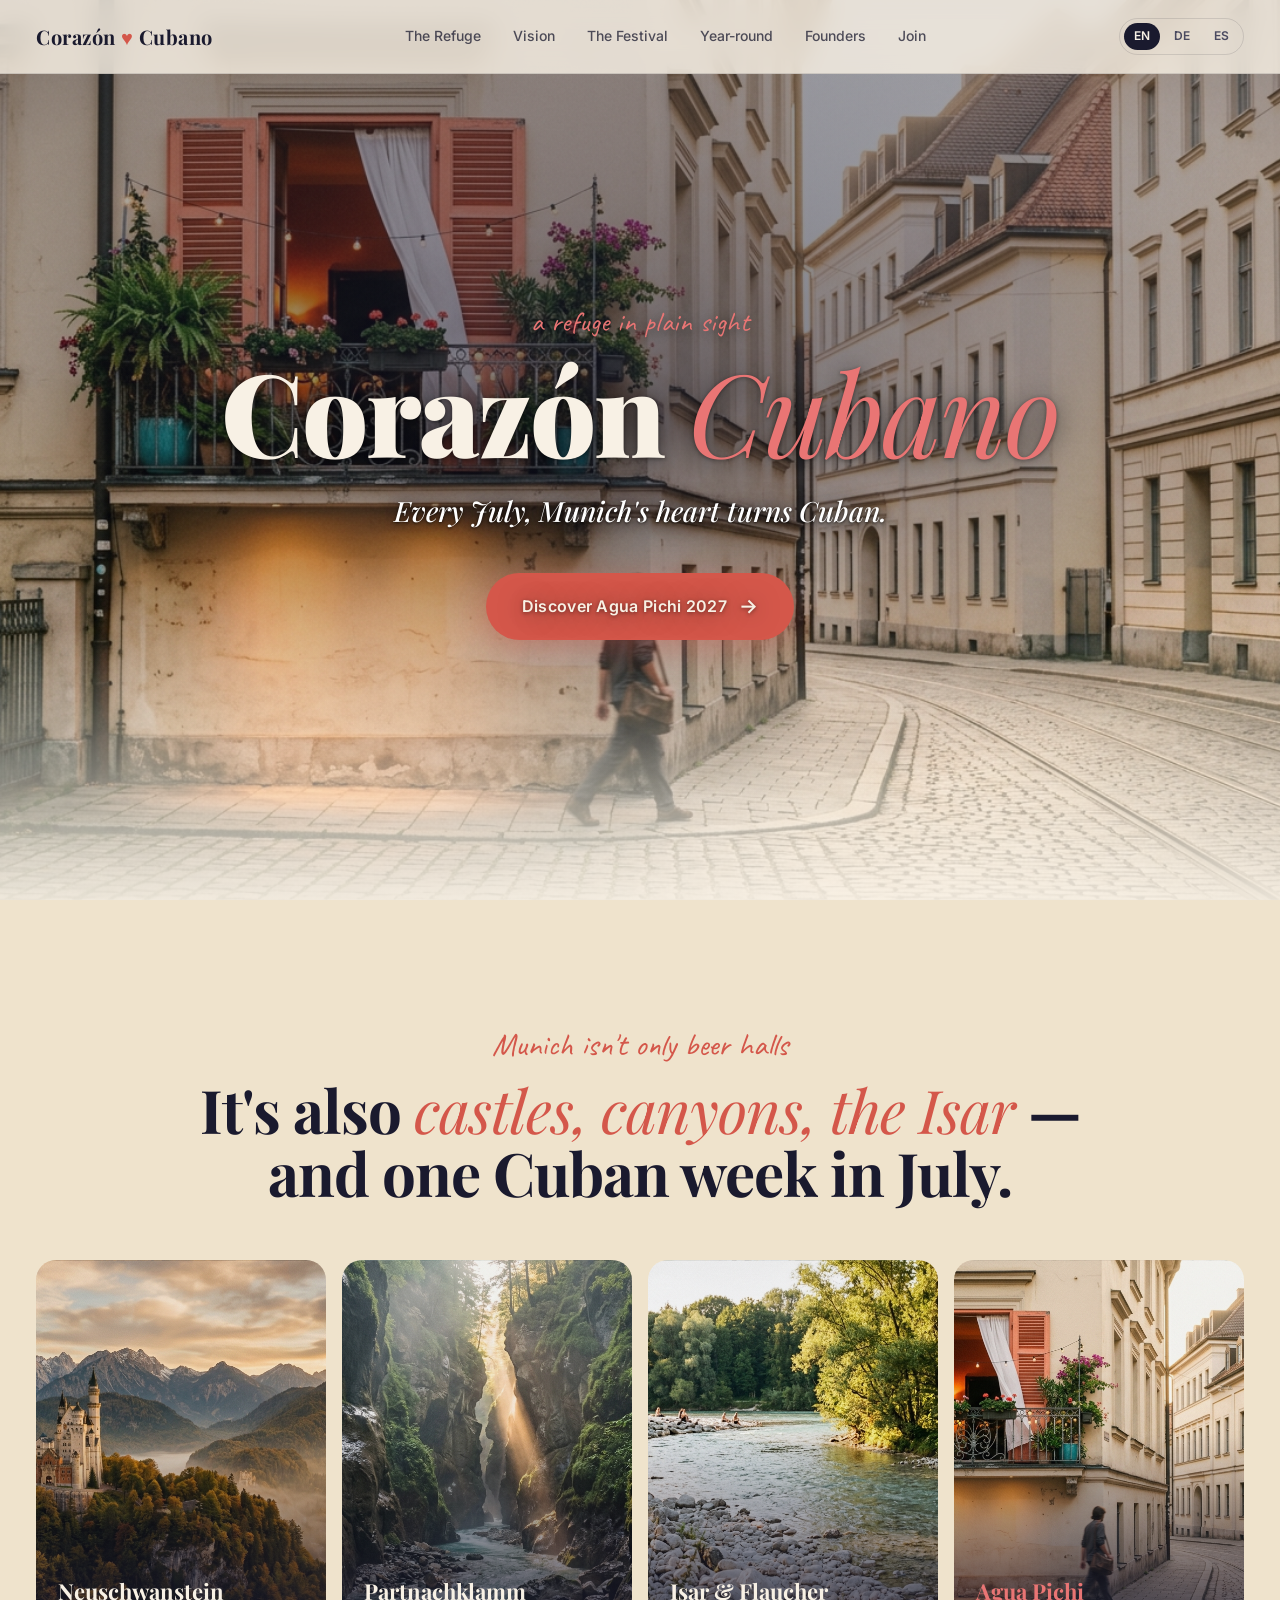
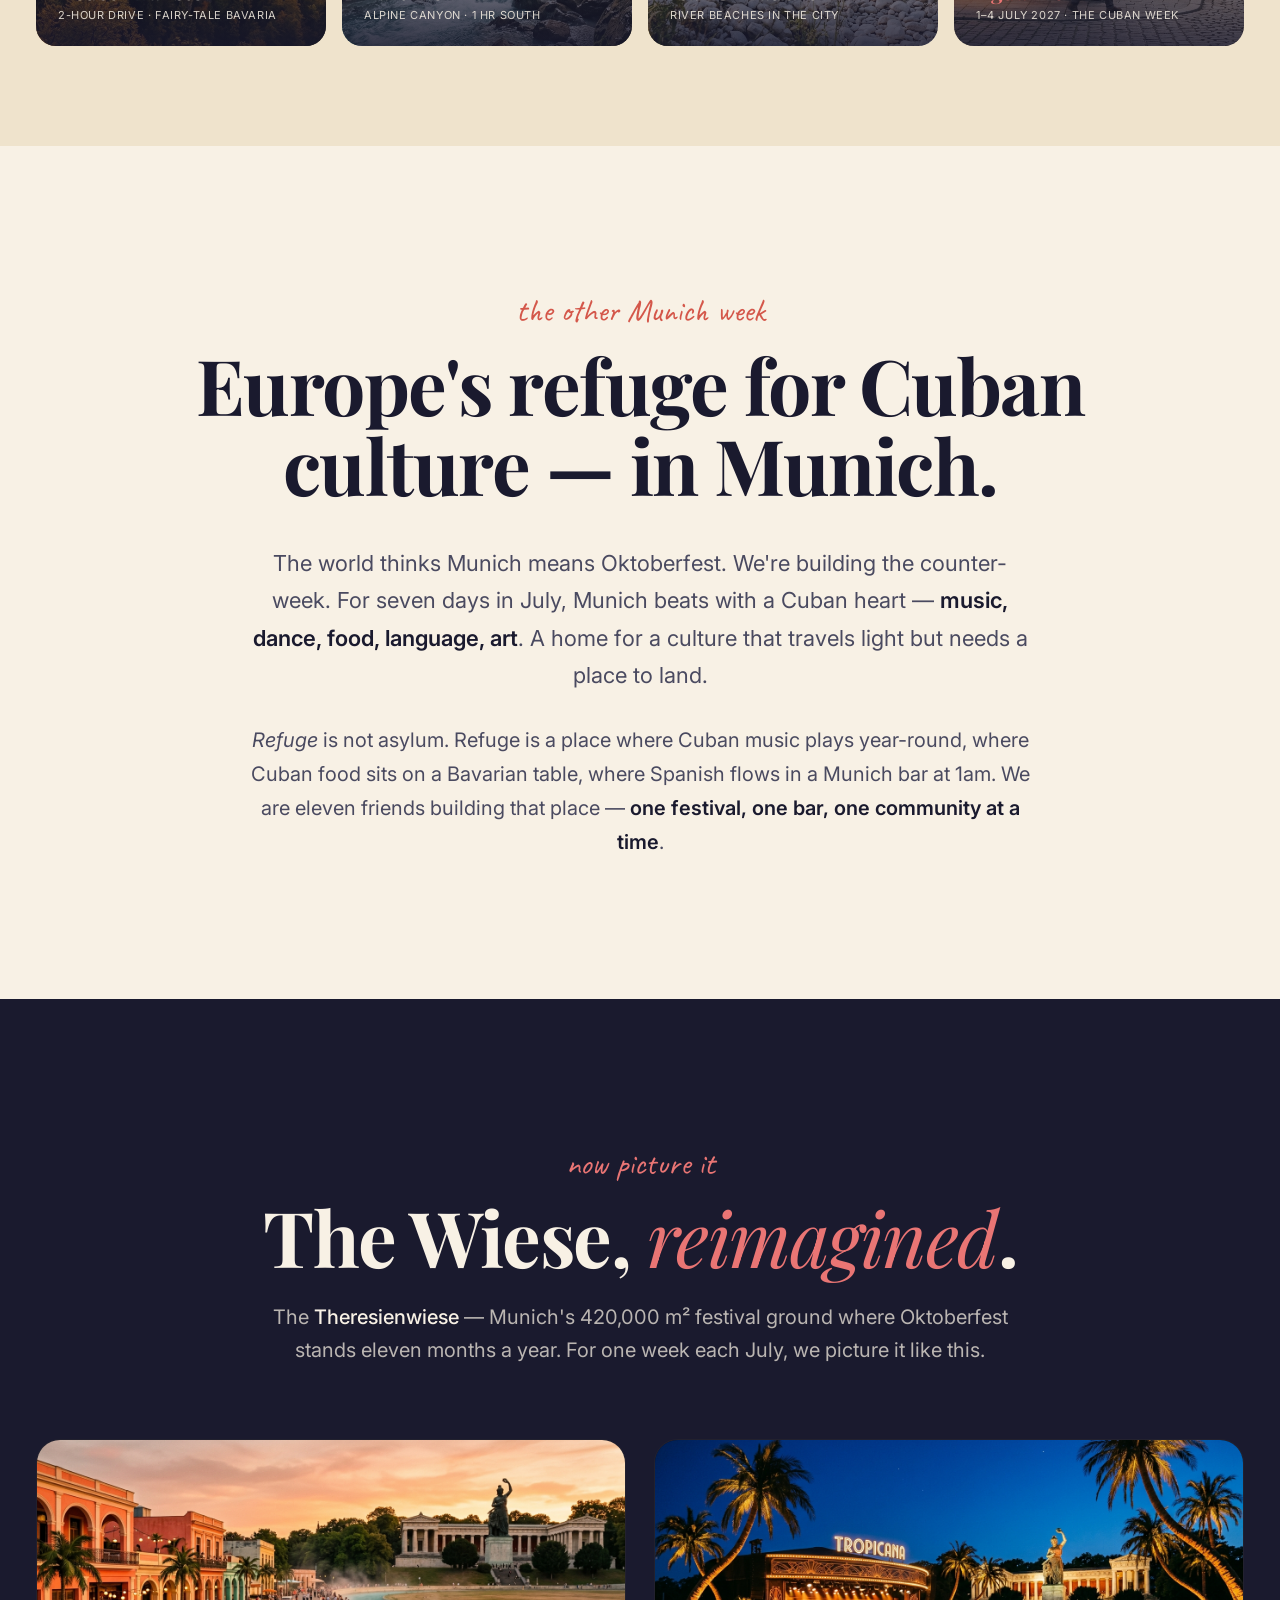
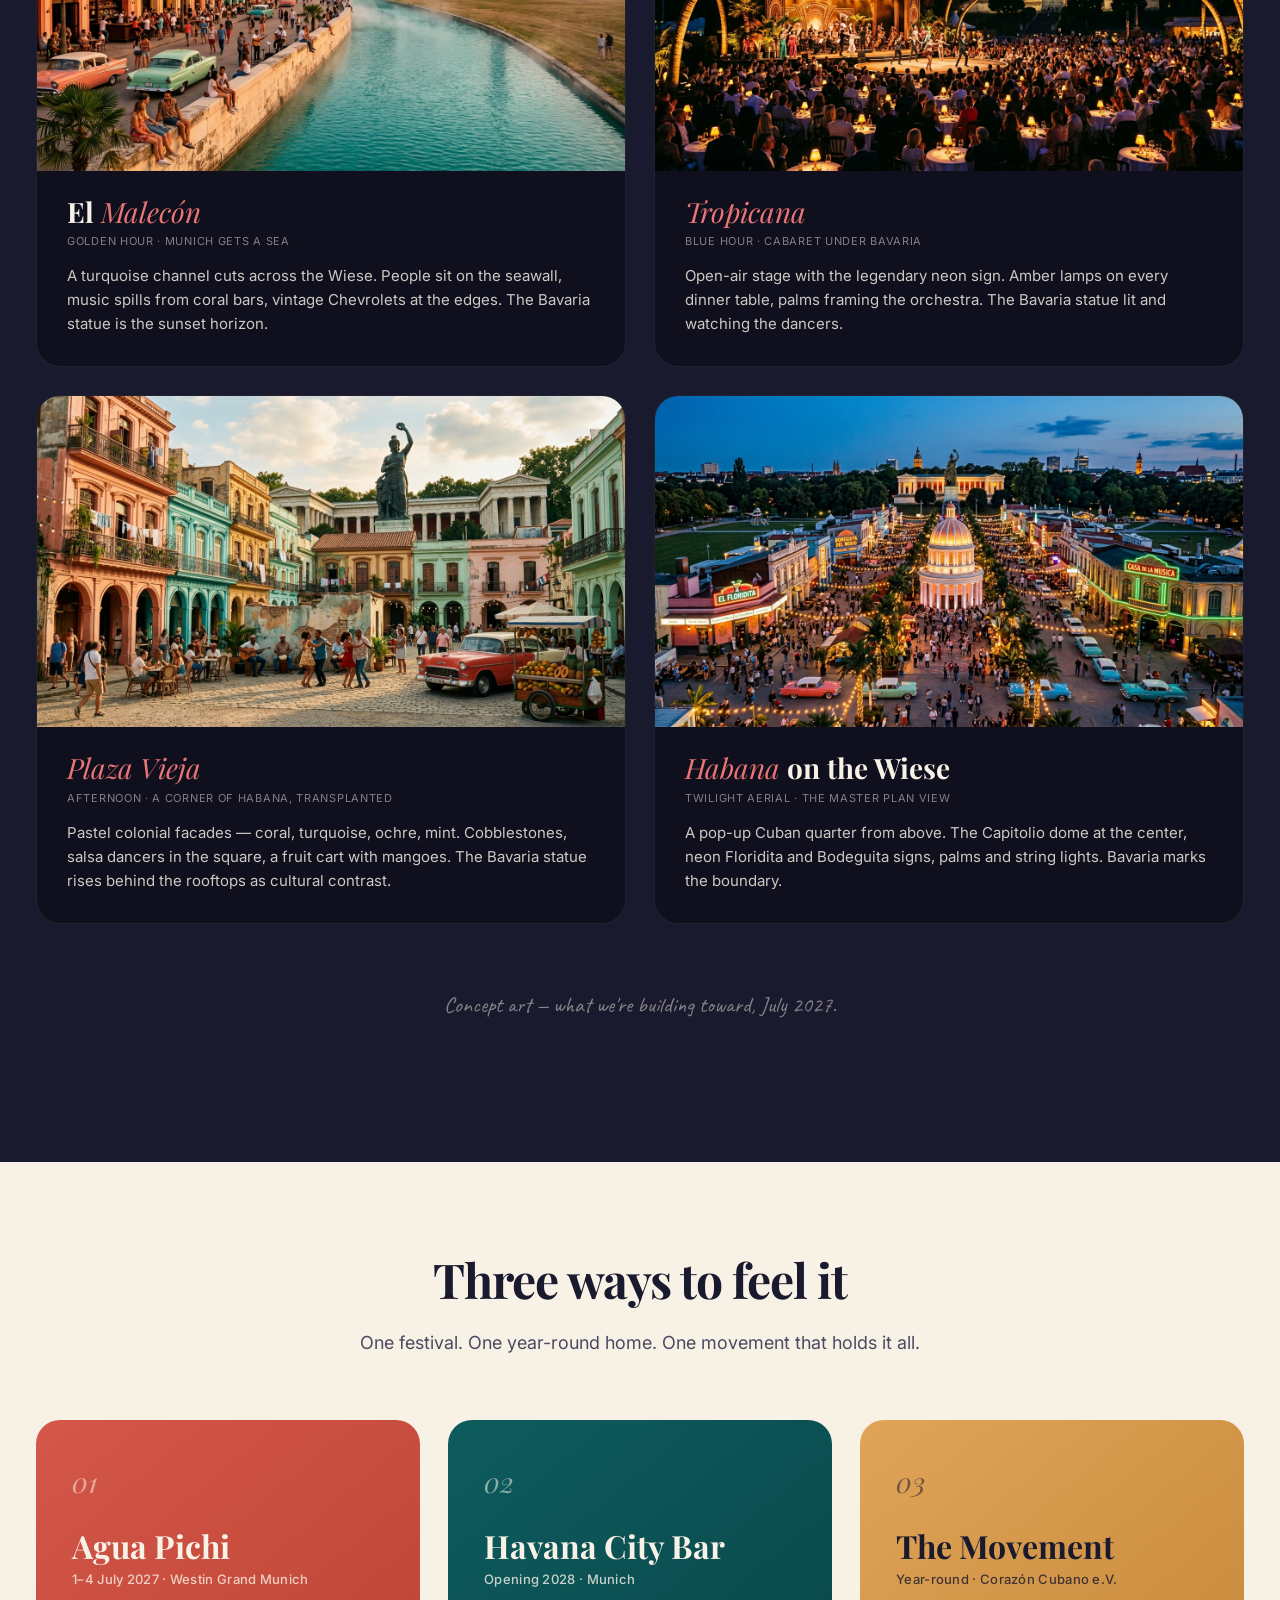
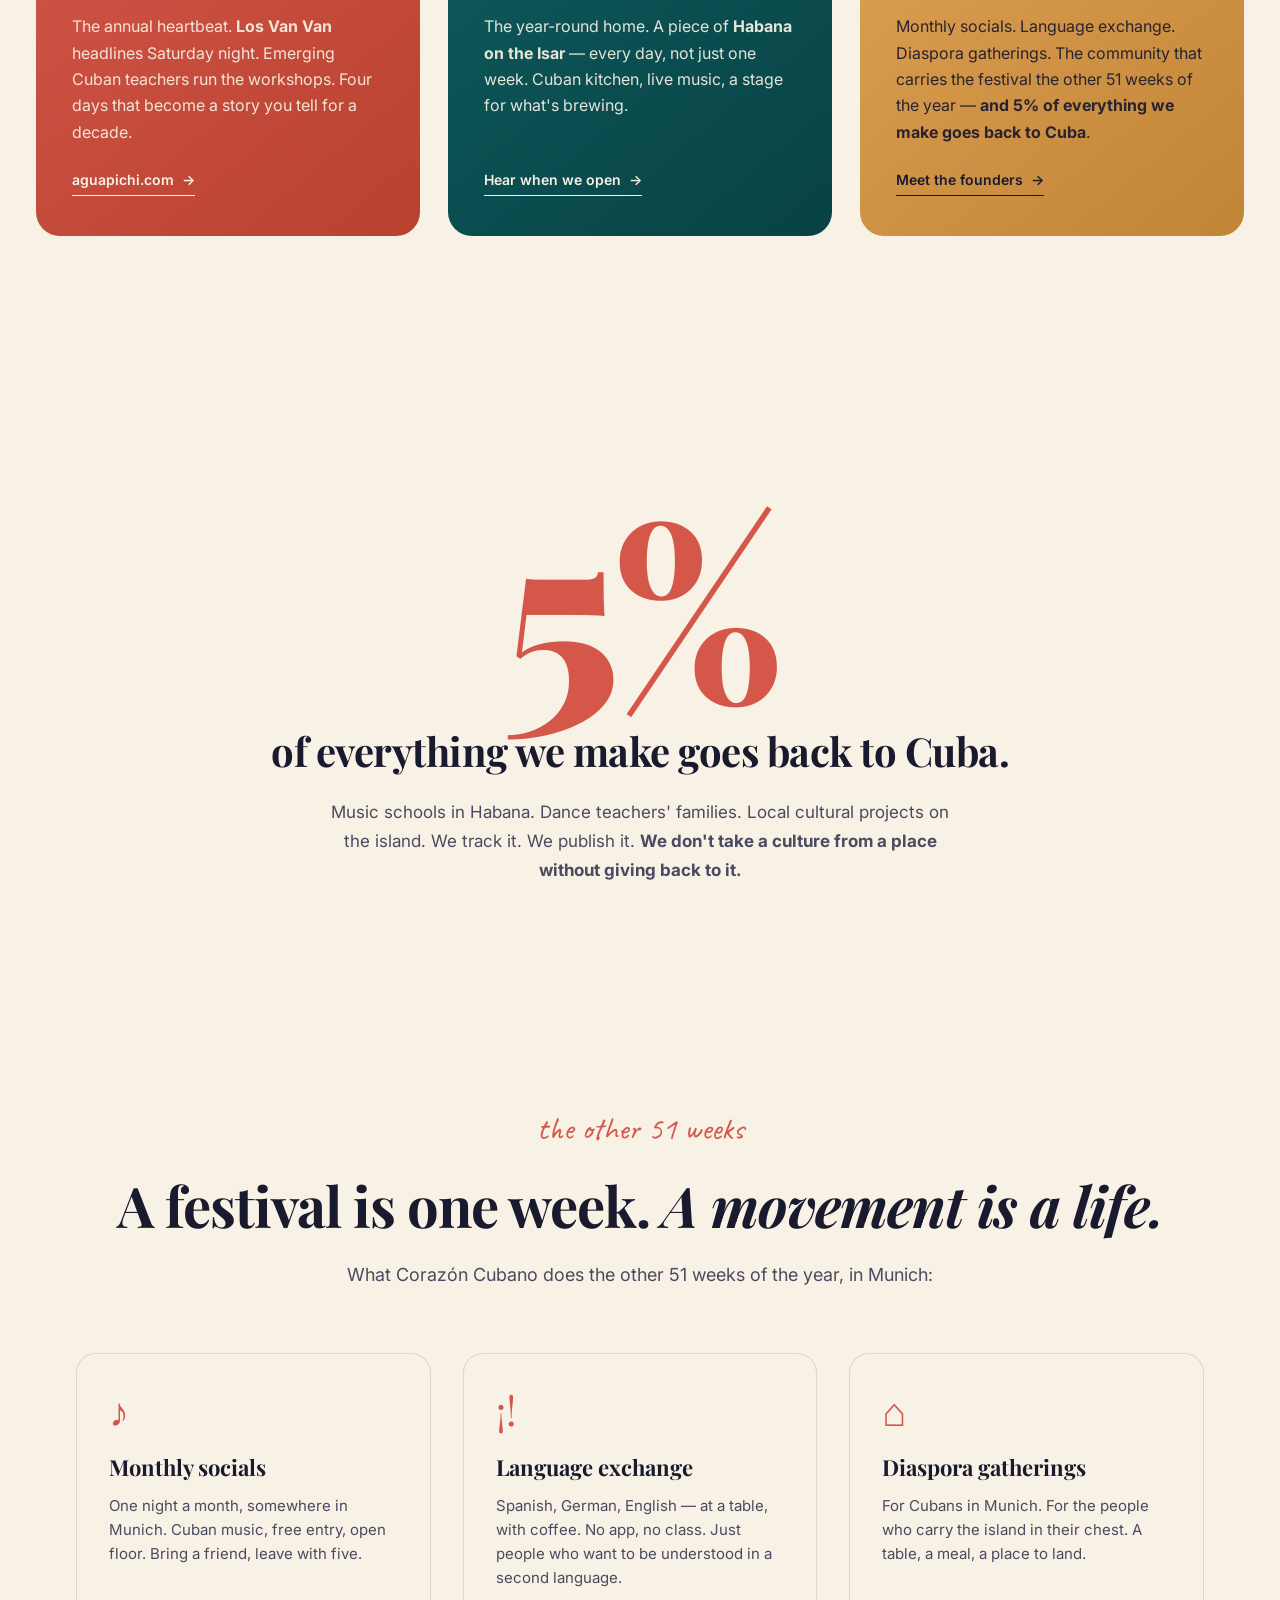
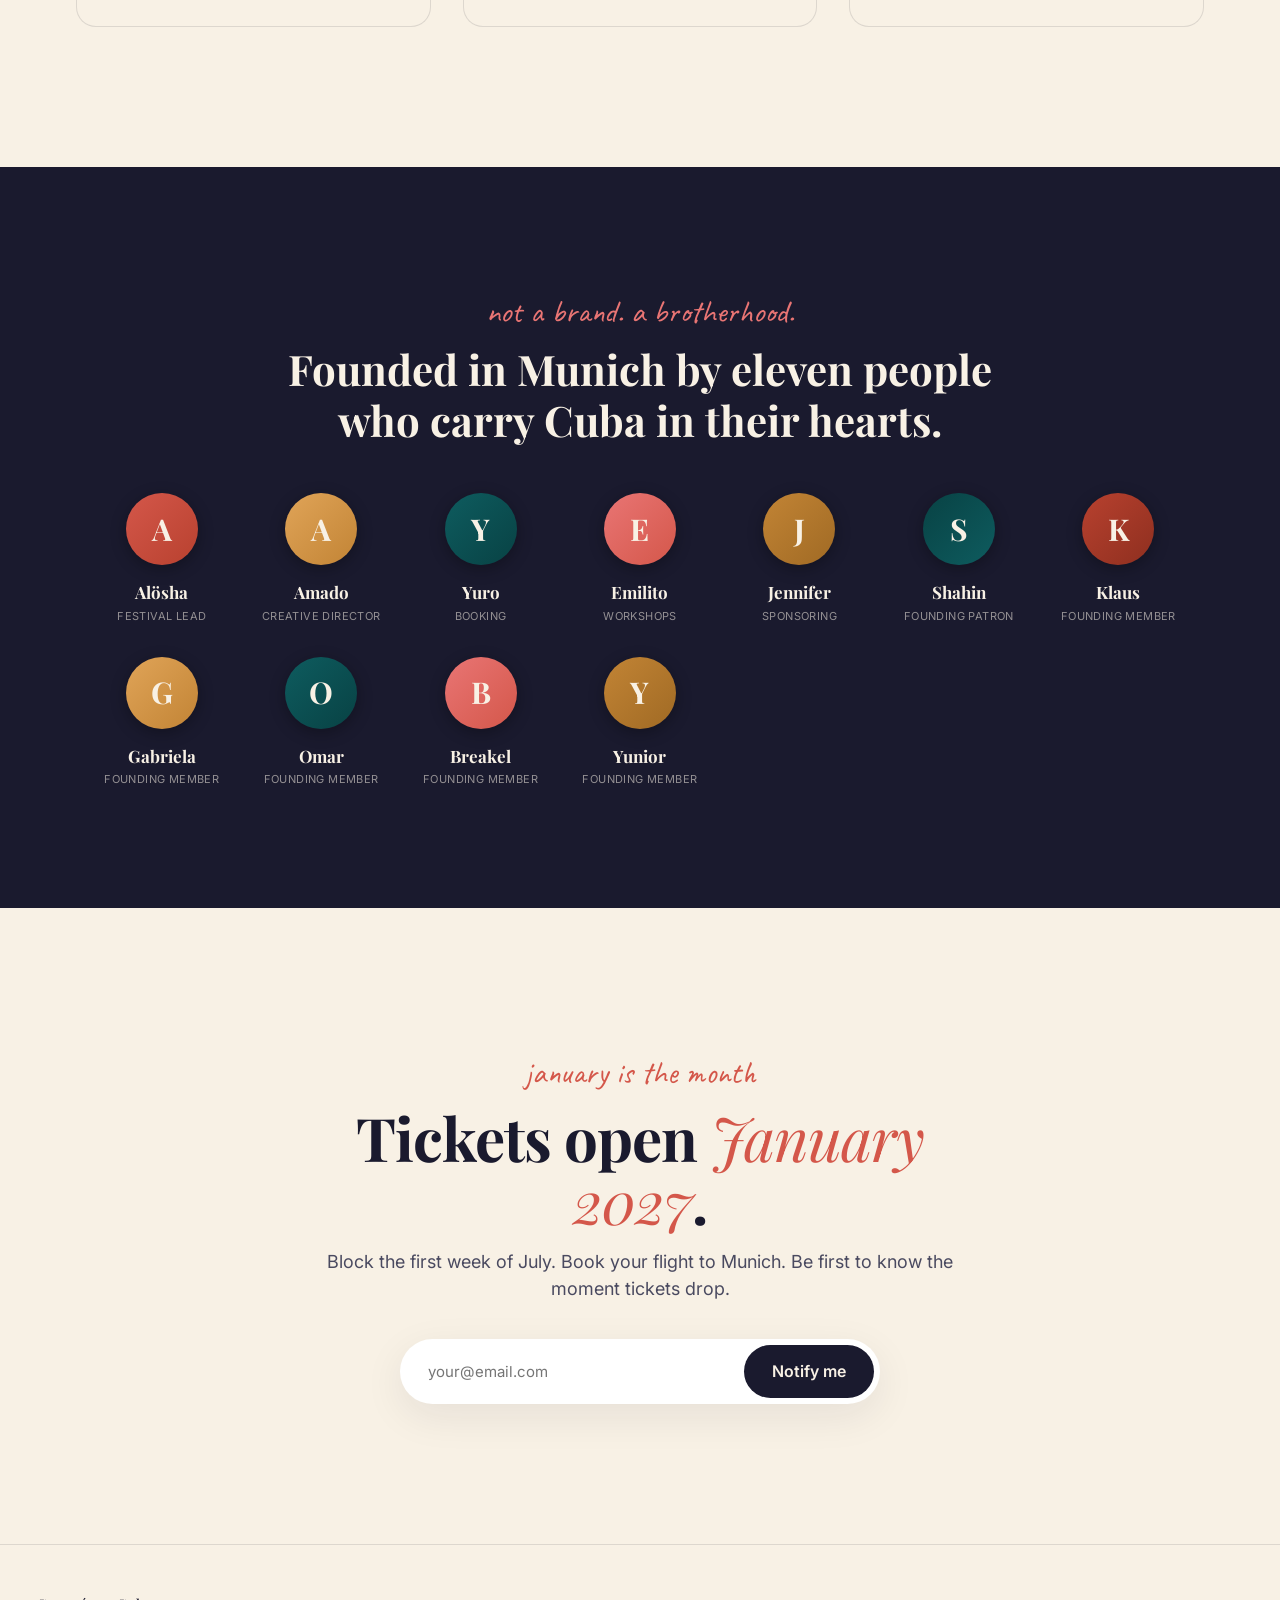
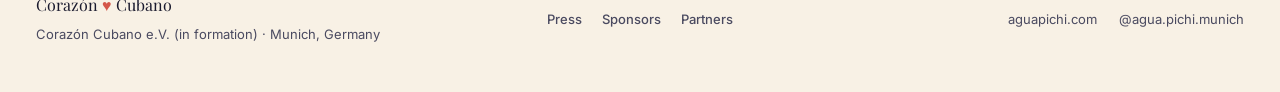
<file: index.html>
<!DOCTYPE html>
<html lang="en">
<head>
  <meta charset="UTF-8" />
  <meta name="viewport" content="width=device-width,initial-scale=1" />
  <title>Corazón Cubano — Europe's refuge for Cuban culture in Munich</title>
  <link rel="preconnect" href="https://fonts.googleapis.com" />
  <link rel="preconnect" href="https://fonts.gstatic.com" crossorigin />
  <link href="https://fonts.googleapis.com/css2?family=Playfair+Display:ital,wght@0,400;0,700;0,900;1,400&family=Inter:wght@300;400;500;600;700&family=Caveat:wght@500;700&display=swap" rel="stylesheet" />
  <link rel="stylesheet" href="./styles.css" />
<!-- PostHog (EU), cookieless: no cookies stored, so no consent banner -->
<script>
!function(t,e){var o,n,p,r;e.__SV||(window.posthog=e,e._i=[],e.init=function(i,s,a){function g(t,e){var o=e.split(".");2==o.length&&(t=t[o[0]],e=o[1]),t[e]=function(){t.push([e].concat(Array.prototype.slice.call(arguments,0)))}}(p=t.createElement("script")).type="text/javascript",p.crossOrigin="anonymous",p.async=!0,p.src=s.api_host.replace(".i.posthog.com","-assets.i.posthog.com")+"/static/array.js",(r=t.getElementsByTagName("script")[0]).parentNode.insertBefore(p,r);var u=e;for(void 0!==a?u=e[a]=[]:a="posthog",u.people=u.people||[],u.toString=function(t){var e="posthog";return"posthog"!==a&&(e+="."+a),t||(e+=" (stub)"),e},u.people.toString=function(){return u.toString(1)+".people (stub)"},o="init capture register register_once unregister identify alias set_config reset opt_in_capturing opt_out_capturing has_opted_out_capturing get_distinct_id".split(" "),n=0;n<o.length;n++)g(u,o[n]);e._i.push([i,s,a])},e.__SV=1)}(document,window.posthog||[]);
posthog.init('phc_CfJdA6pG26v67hwd4eWUbwLtNGm7bS2bAdkwxupyb8cL',{api_host:'https://eu.i.posthog.com',cookieless_mode:'always',capture_pageleave:true});
</script>
</head>
<body>

  <header>
    <div class="logo">Corazón <span class="heart">♥</span> Cubano</div>
    <nav class="main">
      <a href="#mission" data-en="The Refuge" data-de="Der Zufluchtsort" data-es="El Refugio">The Refuge</a>
      <a href="#vision" data-en="Vision" data-de="Vision" data-es="Visión">Vision</a>
      <a href="#pillars" data-en="The Festival" data-de="Das Festival" data-es="El Festival">The Festival</a>
      <a href="#movement" data-en="Year-round" data-de="Ganzjährig" data-es="Todo el año">Year-round</a>
      <a href="#founders" data-en="Founders" data-de="Gründer" data-es="Fundadores">Founders</a>
      <a href="#capture" data-en="Join" data-de="Mitmachen" data-es="Únete">Join</a>
    </nav>
    <div class="lang" role="tablist">
      <button data-lang="en" class="active">EN</button>
      <button data-lang="de">DE</button>
      <button data-lang="es">ES</button>
    </div>
  </header>

  <!-- HERO -->
  <section class="hero">
    <div class="hero-bg" aria-hidden="true"></div>
    <div class="hero-content">
      <div class="hero-eyebrow"
           data-en="a refuge in plain sight"
           data-de="ein Zufluchtsort, mitten unter uns"
           data-es="un refugio a la vista de todos">a refuge in plain sight</div>
      <h1>
        Corazón <span class="accent">Cubano</span>
      </h1>
      <p class="tagline"
         data-en="Every July, Munich's heart turns Cuban."
         data-de="Jeden Juli schlägt Münchens Herz kubanisch."
         data-es="Cada julio, Múnich late con corazón cubano.">
        Every July, Munich's heart turns Cuban.
      </p>
      <a href="#pillars" class="cta">
        <span data-en="Discover Agua Pichi 2027" data-de="Entdecke Agua Pichi 2027" data-es="Descubre Agua Pichi 2027">Discover Agua Pichi 2027</span>
        <span class="arrow">→</span>
      </a>
    </div>
  </section>

  <!-- OTHER MUNICH -->
  <section class="other-munich">
    <div class="section-eyebrow"
         data-en="Munich isn't only beer halls"
         data-de="München ist nicht nur Bierzelte"
         data-es="Múnich no es solo cervecerías">Munich isn't only beer halls</div>
    <h2 data-en="It's also <span class='accent'>castles, canyons, the Isar</span> &mdash; and one Cuban week in July."
        data-de="Es ist auch <span class='accent'>Schlösser, Schluchten, die Isar</span> &mdash; und eine kubanische Woche im Juli."
        data-es="También son <span class='accent'>castillos, cañones, el Isar</span> &mdash; y una semana cubana en julio.">
      It's also <span class="accent">castles, canyons, the Isar</span> &mdash; and one Cuban week in July.
    </h2>

    <div class="munich-grid">
      <div class="munich-card" style="background-image:url('./img-castle.png')">
        <div class="label">
          <div class="name">Neuschwanstein</div>
          <div class="tag"
               data-en="2-hour drive · fairy-tale Bavaria"
               data-de="2 Stunden Fahrt · Märchenhaftes Bayern"
               data-es="2 horas en coche · Baviera de cuento">2-hour drive · fairy-tale Bavaria</div>
        </div>
      </div>
      <div class="munich-card" style="background-image:url('./img-canyon.png')">
        <div class="label">
          <div class="name">Partnachklamm</div>
          <div class="tag"
               data-en="Alpine canyon · 1 hr south"
               data-de="Alpenschlucht · 1 Std südlich"
               data-es="Cañón alpino · 1 h al sur">Alpine canyon · 1 hr south</div>
        </div>
      </div>
      <div class="munich-card" style="background-image:url('./img-river.png')">
        <div class="label">
          <div class="name"
               data-en="Isar &amp; Flaucher"
               data-de="Isar &amp; Flaucher"
               data-es="Isar &amp; Flaucher">Isar &amp; Flaucher</div>
          <div class="tag"
               data-en="River beaches in the city"
               data-de="Flussstrände in der Stadt"
               data-es="Playas fluviales en la ciudad">River beaches in the city</div>
        </div>
      </div>
      <div class="munich-card cuban" style="background-image:url('./hero.png')">
        <div class="label">
          <div class="name">Agua Pichi</div>
          <div class="tag"
               data-en="1&ndash;4 July 2027 · the Cuban week"
               data-de="1.&ndash;4. Juli 2027 · die kubanische Woche"
               data-es="1&ndash;4 julio 2027 · la semana cubana">1&ndash;4 July 2027 · the Cuban week</div>
        </div>
      </div>
    </div>
  </section>

  <!-- MISSION -->
  <section class="mission" id="mission">
    <div class="section-eyebrow"
         data-en="the other Munich week"
         data-de="die andere Münchner Woche"
         data-es="la otra semana de Múnich">the other Munich week</div>
    <h2 data-en="Europe's refuge for Cuban culture &mdash; in Munich."
        data-de="Europas Zufluchtsort für kubanische Kultur &mdash; in München."
        data-es="El refugio europeo de la cultura cubana &mdash; en Múnich.">
      Europe's refuge for Cuban culture &mdash; in Munich.
    </h2>
    <p data-en="The world thinks Munich means Oktoberfest. We&apos;re building the counter-week. For seven days in July, Munich beats with a Cuban heart &mdash; <strong>music, dance, food, language, art</strong>. A home for a culture that travels light but needs a place to land."
       data-de="Die Welt denkt bei München an Oktoberfest. Wir bauen die Gegenwoche. Sieben Tage im Juli schlägt München mit einem kubanischen Herzen &mdash; <strong>Musik, Tanz, Essen, Sprache, Kunst</strong>. Ein Zuhause für eine Kultur, die leicht reist, aber einen Landeplatz braucht."
       data-es="El mundo cree que Múnich es Oktoberfest. Nosotros construimos la contra-semana. Durante siete días en julio, Múnich late con un corazón cubano &mdash; <strong>música, baile, comida, idioma, arte</strong>. Un hogar para una cultura que viaja ligera pero necesita un lugar donde aterrizar.">
      The world thinks Munich means Oktoberfest. We're building the counter-week. For seven days in July, Munich beats with a Cuban heart &mdash; <strong>music, dance, food, language, art</strong>. A home for a culture that travels light but needs a place to land.
    </p>
    <p style="margin-top: 28px; font-size: clamp(17px, 1.8vw, 20px);"
       data-en="<em>Refuge</em> is not asylum. Refuge is a place where Cuban music plays year-round, where Cuban food sits on a Bavarian table, where Spanish flows in a Munich bar at 1am. We are eleven friends building that place &mdash; <strong>one festival, one bar, one community at a time</strong>."
       data-de="<em>Zuflucht</em> ist nicht Asyl. Zuflucht ist ein Ort, an dem kubanische Musik das ganze Jahr spielt, an dem kubanisches Essen auf einem bayerischen Tisch steht, an dem Spanisch um 1 Uhr morgens in einer Münchner Bar fließt. Wir sind elf Freunde, die diesen Ort bauen &mdash; <strong>ein Festival, eine Bar, eine Gemeinschaft nach der anderen</strong>."
       data-es="<em>Refugio</em> no es asilo. Refugio es un lugar donde la música cubana suena todo el año, donde la comida cubana se sirve en una mesa bávara, donde el español fluye en un bar de Múnich a la 1 de la madrugada. Somos once amigos construyendo ese lugar &mdash; <strong>un festival, un bar, una comunidad a la vez</strong>.">
      <em>Refuge</em> is not asylum. Refuge is a place where Cuban music plays year-round, where Cuban food sits on a Bavarian table, where Spanish flows in a Munich bar at 1am. We are eleven friends building that place &mdash; <strong>one festival, one bar, one community at a time</strong>.
    </p>
  </section>

  <!-- VISION -->
  <section class="vision" id="vision">
    <div class="section-eyebrow"
         data-en="now picture it"
         data-de="jetzt stell es dir vor"
         data-es="ahora imagínalo">now picture it</div>
    <h2 data-en="The Wiese, <span class='accent'>reimagined</span>."
        data-de="Die Wiese, <span class='accent'>neu gedacht</span>."
        data-es="La Wiese, <span class='accent'>reimaginada</span>.">
      The Wiese, <span class="accent">reimagined</span>.
    </h2>
    <p class="vision-intro"
       data-en="The <strong>Theresienwiese</strong> &mdash; Munich's 420,000 m² festival ground where Oktoberfest stands eleven months a year. For one week each July, we picture it like this."
       data-de="Die <strong>Theresienwiese</strong> &mdash; Münchens 420.000 m² Festwiese, auf der das Oktoberfest elf Monate im Jahr steht. Für eine Woche im Juli stellen wir sie uns so vor."
       data-es="La <strong>Theresienwiese</strong> &mdash; los 420.000 m² del recinto festivo de Múnich donde el Oktoberfest reina once meses al año. Para una semana cada julio, la imaginamos así.">
      The <strong>Theresienwiese</strong> &mdash; Munich's 420,000 m² festival ground where Oktoberfest stands eleven months a year. For one week each July, we picture it like this.
    </p>

    <div class="vision-grid">
      <article class="vision-card">
        <img src="./vision-01-malecon.png" alt="El Malecón at golden hour on Theresienwiese" loading="lazy" />
        <div class="meta">
          <div class="vname">El <span class="es">Malecón</span></div>
          <div class="vtag"
               data-en="golden hour · Munich gets a sea"
               data-de="goldene Stunde · München bekommt ein Meer"
               data-es="hora dorada · Múnich tiene mar">golden hour · Munich gets a sea</div>
          <div class="vdesc"
               data-en="A turquoise channel cuts across the Wiese. People sit on the seawall, music spills from coral bars, vintage Chevrolets at the edges. The Bavaria statue is the sunset horizon."
               data-de="Ein türkiser Kanal durchschneidet die Wiese. Menschen sitzen auf der Mauer, Musik strömt aus korallenroten Bars, alte Chevrolets am Rand. Die Bavaria-Statue ist der Sonnenuntergangshorizont."
               data-es="Un canal turquesa atraviesa la Wiese. La gente se sienta en el muro, la música sale de los bares color coral, Chevrolets vintage en los bordes. La Bavaria es el horizonte al atardecer.">
            A turquoise channel cuts across the Wiese. People sit on the seawall, music spills from coral bars, vintage Chevrolets at the edges. The Bavaria statue is the sunset horizon.
          </div>
        </div>
      </article>

      <article class="vision-card">
        <img src="./vision-02-tropicana.png" alt="Tropicana open-air cabaret at blue hour, Bavaria statue behind" loading="lazy" />
        <div class="meta">
          <div class="vname"><span class="es">Tropicana</span></div>
          <div class="vtag"
               data-en="blue hour · cabaret under Bavaria"
               data-de="blaue Stunde · Kabarett unter Bavaria"
               data-es="hora azul · cabaret bajo Bavaria">blue hour · cabaret under Bavaria</div>
          <div class="vdesc"
               data-en="Open-air stage with the legendary neon sign. Amber lamps on every dinner table, palms framing the orchestra. The Bavaria statue lit and watching the dancers."
               data-de="Open-Air-Bühne mit dem legendären Neonschild. Bernsteinfarbene Lampen auf jedem Esstisch, Palmen rahmen das Orchester. Die Bavaria, beleuchtet, beobachtet die Tänzer."
               data-es="Escenario al aire libre con el legendario letrero de neón. Lámparas ámbar en cada mesa, palmeras enmarcando la orquesta. La Bavaria iluminada, observando a los bailarines.">
            Open-air stage with the legendary neon sign. Amber lamps on every dinner table, palms framing the orchestra. The Bavaria statue lit and watching the dancers.
          </div>
        </div>
      </article>

      <article class="vision-card">
        <img src="./vision-03-plaza-vieja.png" alt="Cuban colonial plaza on Theresienwiese, afternoon" loading="lazy" />
        <div class="meta">
          <div class="vname"><span class="es">Plaza Vieja</span></div>
          <div class="vtag"
               data-en="afternoon · a corner of Habana, transplanted"
               data-de="Nachmittag · ein Stück Habana, verpflanzt"
               data-es="tarde · un pedazo de La Habana, trasplantado">afternoon · a corner of Habana, transplanted</div>
          <div class="vdesc"
               data-en="Pastel colonial facades — coral, turquoise, ochre, mint. Cobblestones, salsa dancers in the square, a fruit cart with mangoes. The Bavaria statue rises behind the rooftops as cultural contrast."
               data-de="Pastellfarbene Kolonialfassaden — Koralle, Türkis, Ocker, Mint. Kopfsteinpflaster, Salsatänzer auf dem Platz, ein Obstwagen mit Mangos. Die Bavaria-Statue erhebt sich hinter den Dächern als kultureller Kontrast."
               data-es="Fachadas coloniales pastel — coral, turquesa, ocre, menta. Adoquines, bailarines de salsa en la plaza, un carrito de frutas con mangos. La Bavaria se alza tras los tejados como contraste cultural.">
            Pastel colonial facades — coral, turquoise, ochre, mint. Cobblestones, salsa dancers in the square, a fruit cart with mangoes. The Bavaria statue rises behind the rooftops as cultural contrast.
          </div>
        </div>
      </article>

      <article class="vision-card">
        <img src="./vision-04-capitolio.png" alt="Aerial view of Habana on the Wiese at twilight" loading="lazy" />
        <div class="meta">
          <div class="vname"><span class="es">Habana</span> on the Wiese</div>
          <div class="vtag"
               data-en="twilight aerial · the master plan view"
               data-de="Dämmerung von oben · der Masterplan"
               data-es="crepúsculo aéreo · vista maestra">twilight aerial · the master plan view</div>
          <div class="vdesc"
               data-en="A pop-up Cuban quarter from above. The Capitolio dome at the center, neon Floridita and Bodeguita signs, palms and string lights. Bavaria marks the boundary."
               data-de="Ein temporäres kubanisches Viertel von oben. Die Capitolio-Kuppel in der Mitte, Neonlogos von Floridita und Bodeguita, Palmen und Lichterketten. Die Bavaria markiert die Grenze."
               data-es="Un barrio cubano pop-up desde arriba. La cúpula del Capitolio en el centro, los neones del Floridita y la Bodeguita, palmeras y guirnaldas. La Bavaria marca la frontera.">
            A pop-up Cuban quarter from above. The Capitolio dome at the center, neon Floridita and Bodeguita signs, palms and string lights. Bavaria marks the boundary.
          </div>
        </div>
      </article>
    </div>

    <p class="vision-disclaimer"
       data-en="Concept art &mdash; what we're building toward, July 2027."
       data-de="Konzeptkunst &mdash; worauf wir hinarbeiten, Juli 2027."
       data-es="Arte conceptual &mdash; hacia donde construimos, julio 2027.">
      Concept art &mdash; what we're building toward, July 2027.
    </p>
  </section>

  <!-- PILLARS -->
  <section class="pillars" id="pillars">
    <h3 data-en="Three ways to feel it" data-de="Drei Wege, es zu spüren" data-es="Tres formas de sentirlo">Three ways to feel it</h3>
    <p class="pillars-sub"
       data-en="One festival. One year-round home. One movement that holds it all."
       data-de="Ein Festival. Ein ganzjähriges Zuhause. Eine Bewegung, die alles trägt."
       data-es="Un festival. Un hogar todo el año. Un movimiento que lo sostiene todo.">
      One festival. One year-round home. One movement that holds it all.
    </p>

    <div class="pillar-grid">
      <article class="pillar">
        <div class="pillar-num">01</div>
        <h4>Agua Pichi</h4>
        <div class="when"
             data-en="1–4 July 2027 · Westin Grand Munich"
             data-de="1.–4. Juli 2027 · Westin Grand München"
             data-es="1–4 julio 2027 · Westin Grand Múnich">1–4 July 2027 · Westin Grand Munich</div>
        <p data-en="The annual heartbeat. <strong>Los Van Van</strong> headlines Saturday night. Emerging Cuban teachers run the workshops. Four days that become a story you tell for a decade."
           data-de="Der jährliche Herzschlag. <strong>Los Van Van</strong> am Samstagabend. Aufstrebende kubanische Lehrer leiten die Workshops. Vier Tage, die zu einer Geschichte werden, die du ein Jahrzehnt lang erzählst."
           data-es="El latido anual. <strong>Los Van Van</strong> el sábado por la noche. Maestros cubanos emergentes dirigen los talleres. Cuatro días que se convierten en una historia que cuentas durante una década.">
          The annual heartbeat. <strong>Los Van Van</strong> headlines Saturday night. Emerging Cuban teachers run the workshops. Four days that become a story you tell for a decade.
        </p>
        <a href="https://aguapichi.com" class="pillar-cta">
          <span data-en="aguapichi.com" data-de="aguapichi.com" data-es="aguapichi.com">aguapichi.com</span>
          <span>→</span>
        </a>
      </article>

      <article class="pillar">
        <div class="pillar-num">02</div>
        <h4 data-en="Havana City Bar" data-de="Havana City Bar" data-es="Havana City Bar">Havana City Bar</h4>
        <div class="when"
             data-en="Opening 2028 · Munich"
             data-de="Eröffnung 2028 · München"
             data-es="Apertura 2028 · Múnich">Opening 2028 · Munich</div>
        <p data-en="The year-round home. A piece of <strong>Habana on the Isar</strong> — every day, not just one week. Cuban kitchen, live music, a stage for what's brewing."
           data-de="Das ganzjährige Zuhause. Ein Stück <strong>Habana an der Isar</strong> — jeden Tag, nicht nur eine Woche. Kubanische Küche, Live-Musik, eine Bühne für das, was entsteht."
           data-es="El hogar todo el año. Un pedazo de <strong>La Habana en el Isar</strong> — todos los días, no solo una semana. Cocina cubana, música en vivo, un escenario para lo que está naciendo.">
          The year-round home. A piece of <strong>Habana on the Isar</strong> — every day, not just one week. Cuban kitchen, live music, a stage for what's brewing.
        </p>
        <a href="#capture" class="pillar-cta">
          <span data-en="Hear when we open" data-de="Erfahre, wann wir öffnen" data-es="Entérate cuando abramos">Hear when we open</span>
          <span>→</span>
        </a>
      </article>

      <article class="pillar">
        <div class="pillar-num">03</div>
        <h4 data-en="The Movement" data-de="Die Bewegung" data-es="El Movimiento">The Movement</h4>
        <div class="when"
             data-en="Year-round · Corazón Cubano e.V."
             data-de="Ganzjährig · Corazón Cubano e.V."
             data-es="Todo el año · Corazón Cubano e.V.">Year-round · Corazón Cubano e.V.</div>
        <p data-en="Monthly socials. Language exchange. Diaspora gatherings. The community that carries the festival the other 51 weeks of the year — <strong>and 5% of everything we make goes back to Cuba</strong>."
           data-de="Monatliche Treffen. Sprachaustausch. Diaspora-Begegnungen. Die Gemeinschaft, die das Festival die anderen 51 Wochen des Jahres trägt — <strong>und 5% von allem, was wir verdienen, gehen zurück nach Kuba</strong>."
           data-es="Encuentros mensuales. Intercambio de idiomas. Reuniones de la diáspora. La comunidad que sostiene el festival las otras 51 semanas del año — <strong>y el 5% de todo lo que generamos vuelve a Cuba</strong>.">
          Monthly socials. Language exchange. Diaspora gatherings. The community that carries the festival the other 51 weeks of the year — <strong>and 5% of everything we make goes back to Cuba</strong>.
        </p>
        <a href="#founders" class="pillar-cta">
          <span data-en="Meet the founders" data-de="Lerne die Gründer kennen" data-es="Conoce a los fundadores">Meet the founders</span>
          <span>→</span>
        </a>
      </article>
    </div>
  </section>

  <!-- GIVE-BACK -->
  <section class="give-back" id="give-back">
    <div class="give-back-num">5%</div>
    <h3 data-en="of everything we make goes back to Cuba."
        data-de="von allem, was wir verdienen, geht zurück nach Kuba."
        data-es="de todo lo que generamos vuelve a Cuba.">
      of everything we make goes back to Cuba.
    </h3>
    <p data-en="Music schools in Habana. Dance teachers&apos; families. Local cultural projects on the island. We track it. We publish it. <strong>We don&apos;t take a culture from a place without giving back to it.</strong>"
       data-de="Musikschulen in Habana. Familien der Tanzlehrer. Lokale Kulturprojekte auf der Insel. Wir verfolgen es. Wir veröffentlichen es. <strong>Wir nehmen eine Kultur nicht von einem Ort, ohne ihm etwas zurückzugeben.</strong>"
       data-es="Escuelas de música en La Habana. Las familias de los maestros de baile. Proyectos culturales locales en la isla. Lo seguimos. Lo publicamos. <strong>No tomamos una cultura de un lugar sin devolverle algo.</strong>">
      Music schools in Habana. Dance teachers' families. Local cultural projects on the island. We track it. We publish it. <strong>We don't take a culture from a place without giving back to it.</strong>
    </p>
  </section>

  <!-- MOVEMENT DEEP -->
  <section class="movement-deep" id="movement">
    <div class="section-eyebrow"
         data-en="the other 51 weeks"
         data-de="die anderen 51 Wochen"
         data-es="las otras 51 semanas">the other 51 weeks</div>
    <h3 data-en="A festival is one week. <em>A movement is a life.</em>"
        data-de="Ein Festival ist eine Woche. <em>Eine Bewegung ist ein Leben.</em>"
        data-es="Un festival es una semana. <em>Un movimiento es una vida.</em>">
      A festival is one week. <em>A movement is a life.</em>
    </h3>
    <p class="sub"
       data-en="What Corazón Cubano does the other 51 weeks of the year, in Munich:"
       data-de="Was Corazón Cubano die anderen 51 Wochen des Jahres in München macht:"
       data-es="Lo que Corazón Cubano hace las otras 51 semanas del año, en Múnich:">
      What Corazón Cubano does the other 51 weeks of the year, in Munich:
    </p>

    <div class="movement-grid">
      <div class="mov-item">
        <div class="mov-icon">♪</div>
        <h4 data-en="Monthly socials" data-de="Monatliche Treffen" data-es="Encuentros mensuales">Monthly socials</h4>
        <p data-en="One night a month, somewhere in Munich. Cuban music, free entry, open floor. Bring a friend, leave with five."
           data-de="Eine Nacht im Monat, irgendwo in München. Kubanische Musik, freier Eintritt, offene Tanzfläche. Komm mit einem Freund, geh mit fünf."
           data-es="Una noche al mes, en algún lugar de Múnich. Música cubana, entrada libre, pista abierta. Ven con un amigo, vete con cinco.">
          One night a month, somewhere in Munich. Cuban music, free entry, open floor. Bring a friend, leave with five.
        </p>
      </div>
      <div class="mov-item">
        <div class="mov-icon">¡!</div>
        <h4 data-en="Language exchange" data-de="Sprachaustausch" data-es="Intercambio de idiomas">Language exchange</h4>
        <p data-en="Spanish, German, English — at a table, with coffee. No app, no class. Just people who want to be understood in a second language."
           data-de="Spanisch, Deutsch, Englisch — an einem Tisch, bei Kaffee. Keine App, kein Kurs. Nur Menschen, die in einer zweiten Sprache verstanden werden wollen."
           data-es="Español, alemán, inglés — en una mesa, con café. Sin app, sin clase. Solo gente que quiere ser entendida en un segundo idioma.">
          Spanish, German, English — at a table, with coffee. No app, no class. Just people who want to be understood in a second language.
        </p>
      </div>
      <div class="mov-item">
        <div class="mov-icon">⌂</div>
        <h4 data-en="Diaspora gatherings" data-de="Diaspora-Treffen" data-es="Reuniones de la diáspora">Diaspora gatherings</h4>
        <p data-en="For Cubans in Munich. For the people who carry the island in their chest. A table, a meal, a place to land."
           data-de="Für Kubaner in München. Für die Menschen, die die Insel in der Brust tragen. Ein Tisch, eine Mahlzeit, ein Landeplatz."
           data-es="Para cubanos en Múnich. Para quienes llevan la isla en el pecho. Una mesa, una comida, un lugar donde aterrizar.">
          For Cubans in Munich. For the people who carry the island in their chest. A table, a meal, a place to land.
        </p>
      </div>
    </div>
  </section>

  <!-- FOUNDERS -->
  <section class="founders" id="founders">
    <div class="eyebrow"
         data-en="not a brand. a brotherhood."
         data-de="keine Marke. eine Bruderschaft."
         data-es="no una marca. una hermandad.">not a brand. a brotherhood.</div>
    <h3 data-en="Founded in Munich by eleven people who carry Cuba in their hearts."
        data-de="Gegründet in München von elf Menschen, die Kuba im Herzen tragen."
        data-es="Fundado en Múnich por once personas que llevan Cuba en el corazón.">
      Founded in Munich by eleven people who carry Cuba in their hearts.
    </h3>
    <div class="founder-grid">
      <div class="founder">
        <div class="avatar" style="background:linear-gradient(135deg,#D4574A,#B8412F)">A</div>
        <div class="fname">Alösha</div>
        <div class="role" data-en="Festival Lead" data-de="Festivalleitung" data-es="Director del Festival">Festival Lead</div>
      </div>
      <div class="founder">
        <div class="avatar" style="background:linear-gradient(135deg,#E0A458,#C28435)">A</div>
        <div class="fname">Amado</div>
        <div class="role" data-en="Creative Director" data-de="Creative Director" data-es="Director Creativo">Creative Director</div>
      </div>
      <div class="founder">
        <div class="avatar" style="background:linear-gradient(135deg,#0E5C5F,#084244)">Y</div>
        <div class="fname">Yuro</div>
        <div class="role" data-en="Booking" data-de="Booking" data-es="Booking">Booking</div>
      </div>
      <div class="founder">
        <div class="avatar" style="background:linear-gradient(135deg,#E97574,#D4574A)">E</div>
        <div class="fname">Emilito</div>
        <div class="role" data-en="Workshops" data-de="Workshops" data-es="Talleres">Workshops</div>
      </div>
      <div class="founder">
        <div class="avatar" style="background:linear-gradient(135deg,#C28435,#A06A24)">J</div>
        <div class="fname">Jennifer</div>
        <div class="role" data-en="Sponsoring" data-de="Sponsoring" data-es="Patrocinio">Sponsoring</div>
      </div>
      <div class="founder">
        <div class="avatar" style="background:linear-gradient(135deg,#084244,#0E5C5F)">S</div>
        <div class="fname">Shahin</div>
        <div class="role" data-en="Founding Patron" data-de="Gründungsförderer" data-es="Patrocinador Fundador">Founding Patron</div>
      </div>
      <div class="founder">
        <div class="avatar" style="background:linear-gradient(135deg,#B8412F,#8E2F1F)">K</div>
        <div class="fname">Klaus</div>
        <div class="role" data-en="Founding Member" data-de="Gründungsmitglied" data-es="Miembro Fundador">Founding Member</div>
      </div>
      <div class="founder">
        <div class="avatar" style="background:linear-gradient(135deg,#E0A458,#C28435)">G</div>
        <div class="fname">Gabriela</div>
        <div class="role" data-en="Founding Member" data-de="Gründungsmitglied" data-es="Miembro Fundadora">Founding Member</div>
      </div>
      <div class="founder">
        <div class="avatar" style="background:linear-gradient(135deg,#0E5C5F,#084244)">O</div>
        <div class="fname">Omar</div>
        <div class="role" data-en="Founding Member" data-de="Gründungsmitglied" data-es="Miembro Fundador">Founding Member</div>
      </div>
      <div class="founder">
        <div class="avatar" style="background:linear-gradient(135deg,#E97574,#D4574A)">B</div>
        <div class="fname">Breakel</div>
        <div class="role" data-en="Founding Member" data-de="Gründungsmitglied" data-es="Miembro Fundador">Founding Member</div>
      </div>
      <div class="founder">
        <div class="avatar" style="background:linear-gradient(135deg,#C28435,#A06A24)">Y</div>
        <div class="fname">Yunior</div>
        <div class="role" data-en="Founding Member" data-de="Gründungsmitglied" data-es="Miembro Fundador">Founding Member</div>
      </div>
    </div>
  </section>

  <!-- EMAIL CAPTURE -->
  <section class="capture" id="capture">
    <div class="section-eyebrow"
         data-en="january is the month"
         data-de="der Januar ist der Monat"
         data-es="enero es el mes">january is the month</div>
    <h3 data-en="Tickets open <span class='accent'>January 2027</span>."
        data-de="Tickets ab <span class='accent'>Januar 2027</span>."
        data-es="Las entradas se abren en <span class='accent'>enero 2027</span>.">
      Tickets open <span class="accent">January 2027</span>.
    </h3>
    <p data-en="Block the first week of July. Book your flight to Munich. Be first to know the moment tickets drop."
       data-de="Blockiere die erste Juliwoche. Buche deinen Flug nach München. Sei der/die Erste, der/die erfährt, wann die Tickets erscheinen."
       data-es="Reserva la primera semana de julio. Compra tu vuelo a Múnich. Sé de los primeros en saber cuándo salen las entradas.">
      Block the first week of July. Book your flight to Munich. Be first to know the moment tickets drop.
    </p>
    <form class="email-form" onsubmit="event.preventDefault(); alert('Mockup only — connect to Netlify Forms when live.');">
      <input type="email"
             placeholder="your@email.com"
             data-en-placeholder="your@email.com"
             data-de-placeholder="deine@email.de"
             data-es-placeholder="tu@email.com" />
      <button type="submit"
              data-en="Notify me"
              data-de="Benachrichtige mich"
              data-es="Avísame">Notify me</button>
    </form>
  </section>

  <footer>
    <div class="inner">
      <div>
        <div class="brand">Corazón <span style="color:var(--coral)">♥</span> Cubano</div>
        <div style="margin-top:6px"
             data-en="Corazón Cubano e.V. (in formation) · Munich, Germany"
             data-de="Corazón Cubano e.V. (in Gründung) · München, Deutschland"
             data-es="Corazón Cubano e.V. (en formación) · Múnich, Alemania">
          Corazón Cubano e.V. (in formation) · Munich, Germany
        </div>
      </div>
      <div class="footer-links">
        <a href="./press.html" data-en="Press" data-de="Presse" data-es="Prensa">Press</a>
        <a href="./sponsors.html" data-en="Sponsors" data-de="Sponsoren" data-es="Patrocinadores">Sponsors</a>
        <a href="./partners.html" data-en="Partners" data-de="Partner" data-es="Socios">Partners</a>
      </div>
      <div class="right">
        <a href="https://aguapichi.com" style="margin-right:18px">aguapichi.com</a>
        <a href="https://instagram.com/agua.pichi.munich">@agua.pichi.munich</a>
      </div>
    </div>
  </footer>

  <script src="./lang.js" defer></script>
</body>
</html>
</file>
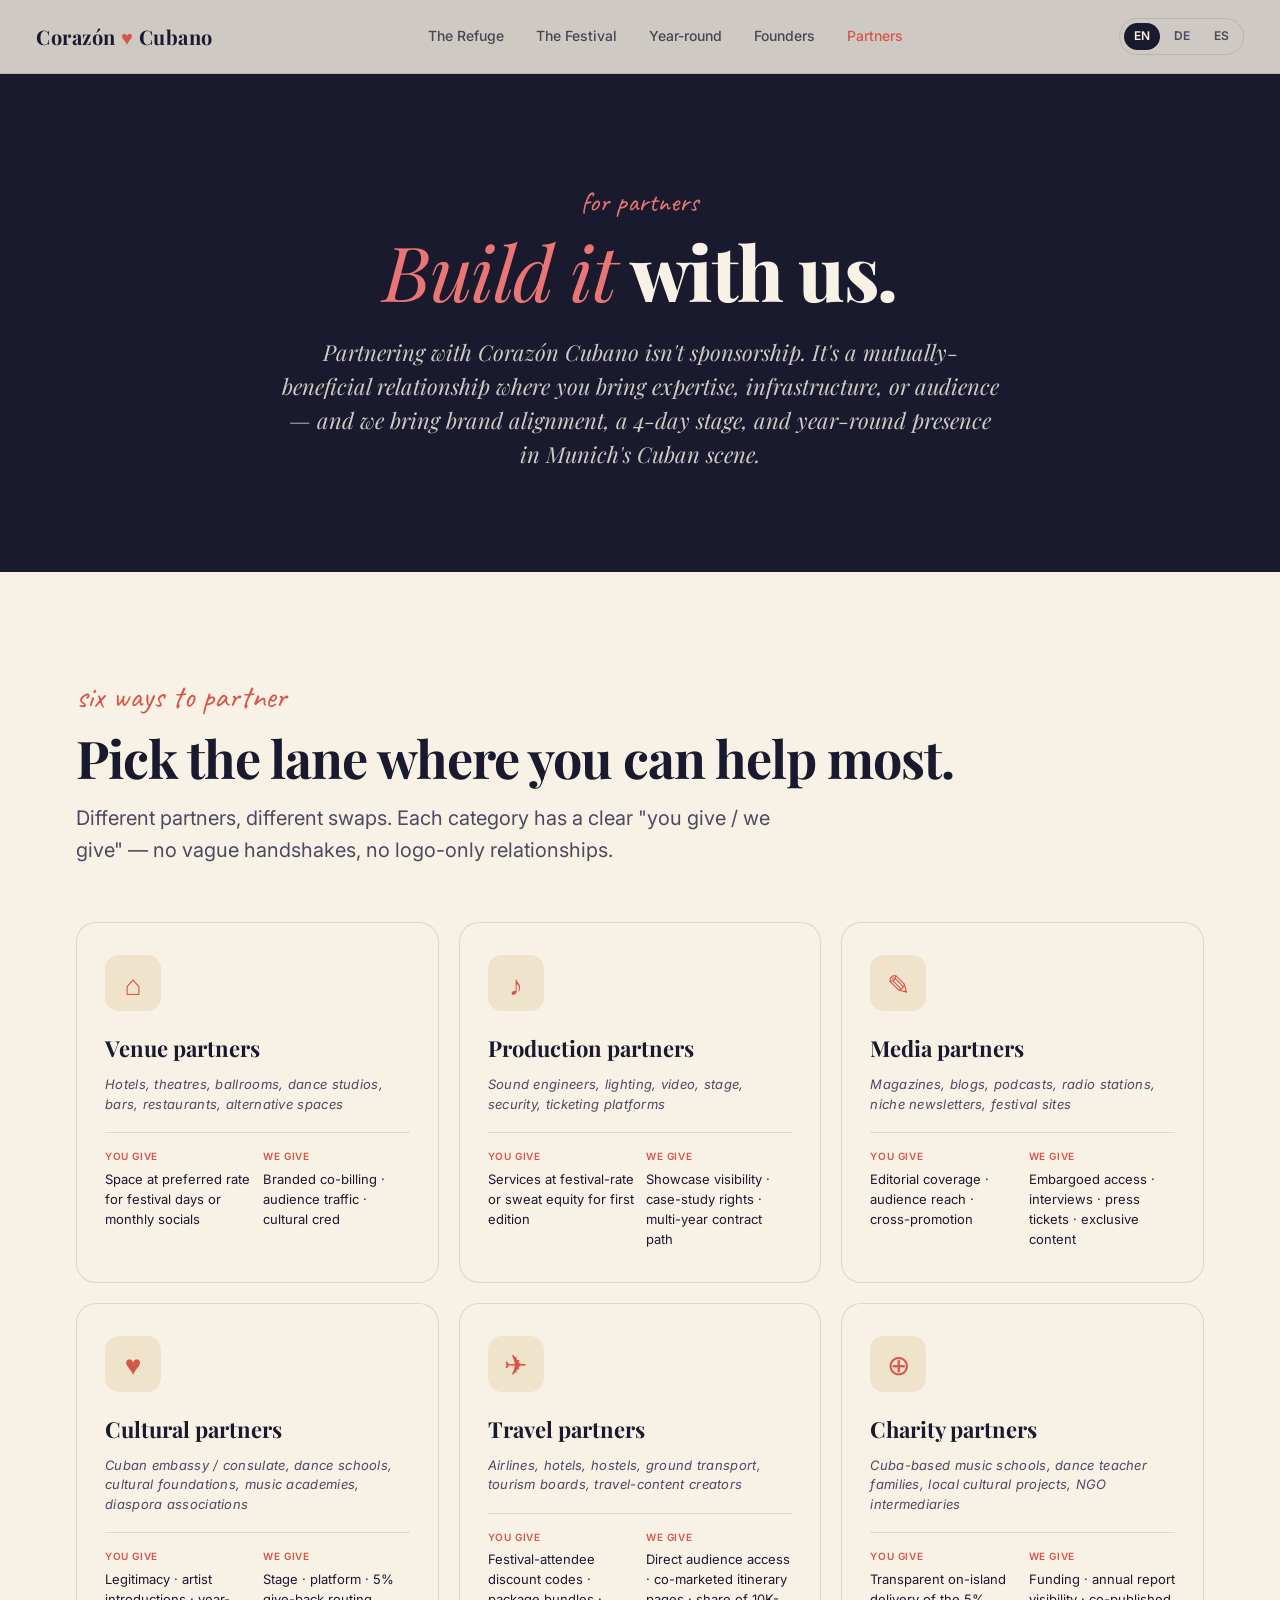
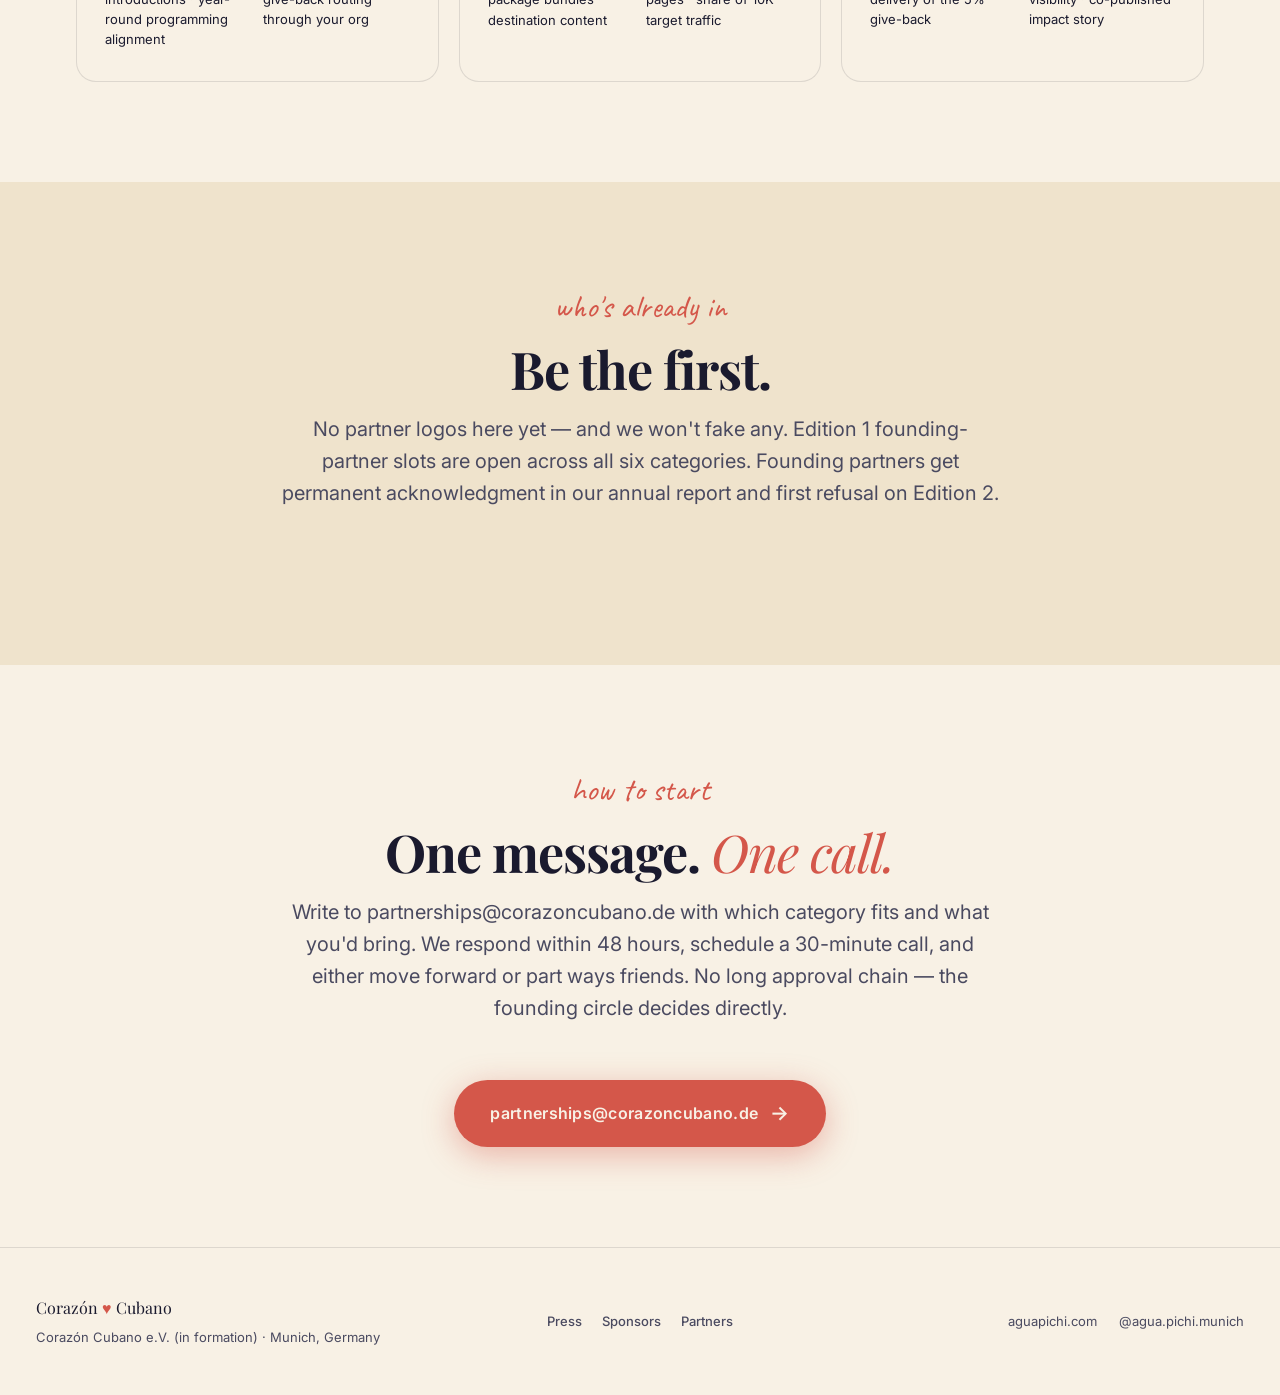
<file: partners.html>
<!DOCTYPE html>
<html lang="en">
<head>
  <meta charset="UTF-8" />
  <meta name="viewport" content="width=device-width,initial-scale=1" />
  <title>Partners · Corazón Cubano — Build it with us</title>
  <link rel="preconnect" href="https://fonts.googleapis.com" />
  <link rel="preconnect" href="https://fonts.gstatic.com" crossorigin />
  <link href="https://fonts.googleapis.com/css2?family=Playfair+Display:ital,wght@0,400;0,700;0,900;1,400&family=Inter:wght@300;400;500;600;700&family=Caveat:wght@500;700&display=swap" rel="stylesheet" />
  <link rel="stylesheet" href="./styles.css" />
<!-- PostHog (EU), cookieless: no cookies stored, so no consent banner -->
<script>
!function(t,e){var o,n,p,r;e.__SV||(window.posthog=e,e._i=[],e.init=function(i,s,a){function g(t,e){var o=e.split(".");2==o.length&&(t=t[o[0]],e=o[1]),t[e]=function(){t.push([e].concat(Array.prototype.slice.call(arguments,0)))}}(p=t.createElement("script")).type="text/javascript",p.crossOrigin="anonymous",p.async=!0,p.src=s.api_host.replace(".i.posthog.com","-assets.i.posthog.com")+"/static/array.js",(r=t.getElementsByTagName("script")[0]).parentNode.insertBefore(p,r);var u=e;for(void 0!==a?u=e[a]=[]:a="posthog",u.people=u.people||[],u.toString=function(t){var e="posthog";return"posthog"!==a&&(e+="."+a),t||(e+=" (stub)"),e},u.people.toString=function(){return u.toString(1)+".people (stub)"},o="init capture register register_once unregister identify alias set_config reset opt_in_capturing opt_out_capturing has_opted_out_capturing get_distinct_id".split(" "),n=0;n<o.length;n++)g(u,o[n]);e._i.push([i,s,a])},e.__SV=1)}(document,window.posthog||[]);
posthog.init('phc_CfJdA6pG26v67hwd4eWUbwLtNGm7bS2bAdkwxupyb8cL',{api_host:'https://eu.i.posthog.com',cookieless_mode:'always',capture_pageleave:true});
</script>
</head>
<body>

  <header>
    <a href="./" class="logo">Corazón <span class="heart">♥</span> Cubano</a>
    <nav class="main">
      <a href="./#mission" data-en="The Refuge" data-de="Der Zufluchtsort" data-es="El Refugio">The Refuge</a>
      <a href="./#pillars" data-en="The Festival" data-de="Das Festival" data-es="El Festival">The Festival</a>
      <a href="./#movement" data-en="Year-round" data-de="Ganzjährig" data-es="Todo el año">Year-round</a>
      <a href="./#founders" data-en="Founders" data-de="Gründer" data-es="Fundadores">Founders</a>
      <a href="./partners.html" class="active" data-en="Partners" data-de="Partner" data-es="Socios">Partners</a>
    </nav>
    <div class="lang">
      <button data-lang="en" class="active">EN</button>
      <button data-lang="de">DE</button>
      <button data-lang="es">ES</button>
    </div>
  </header>

  <!-- HERO -->
  <section class="subpage-hero">
    <div class="eyebrow"
         data-en="for partners"
         data-de="für partner"
         data-es="para socios">for partners</div>
    <h1 data-en="<span class='accent'>Build it</span> with us."
        data-de="<span class='accent'>Baue es</span> mit uns."
        data-es="<span class='accent'>Constrúyelo</span> con nosotros.">
      <span class="accent">Build it</span> with us.
    </h1>
    <p class="lead"
       data-en="Partnering with Corazón Cubano isn't sponsorship. It's a mutually-beneficial relationship where you bring expertise, infrastructure, or audience — and we bring brand alignment, a 4-day stage, and year-round presence in Munich's Cuban scene."
       data-de="Eine Partnerschaft mit Corazón Cubano ist kein Sponsoring. Es ist eine wechselseitig vorteilhafte Beziehung, in der ihr Expertise, Infrastruktur oder Publikum mitbringt — und wir Markenpassung, eine 4-tägige Bühne und ganzjährige Präsenz in Münchens kubanischer Szene einbringen."
       data-es="Ser socio de Corazón Cubano no es patrocinio. Es una relación de beneficio mutuo: tú aportas experiencia, infraestructura o audiencia — y nosotros, alineación de marca, un escenario de cuatro días y presencia todo el año en la escena cubana de Múnich.">
      Partnering with Corazón Cubano isn't sponsorship. It's a mutually-beneficial relationship where you bring expertise, infrastructure, or audience — and we bring brand alignment, a 4-day stage, and year-round presence in Munich's Cuban scene.
    </p>
  </section>

  <!-- CATEGORIES -->
  <section class="section">
    <div class="section-eyebrow"
         data-en="six ways to partner"
         data-de="sechs Wege zur Partnerschaft"
         data-es="seis formas de aliarse">six ways to partner</div>
    <h2 data-en="Pick the lane where you can help most."
        data-de="Wählt die Spur, auf der ihr am meisten helfen könnt."
        data-es="Elige el carril donde puedas aportar más.">
      Pick the lane where you can help most.
    </h2>
    <p class="lead"
       data-en="Different partners, different swaps. Each category has a clear 'you give / we give' — no vague handshakes, no logo-only relationships."
       data-de="Verschiedene Partner, verschiedene Tauschverhältnisse. Jede Kategorie hat ein klares „ihr gebt / wir geben“ — keine vagen Handshakes, keine reinen Logo-Beziehungen."
       data-es="Diferentes socios, diferentes intercambios. Cada categoría tiene un claro 'tú aportas / nosotros aportamos' — sin apretones de mano vagos, sin relaciones solo de logo.">
      Different partners, different swaps. Each category has a clear "you give / we give" — no vague handshakes, no logo-only relationships.
    </p>

    <div class="cat-grid">
      <div class="cat">
        <div class="cat-icon">⌂</div>
        <h4 data-en="Venue partners" data-de="Venue-Partner" data-es="Socios de espacio">Venue partners</h4>
        <p class="examples"
           data-en="Hotels, theatres, ballrooms, dance studios, bars, restaurants, alternative spaces"
           data-de="Hotels, Theater, Ballsäle, Tanzstudios, Bars, Restaurants, alternative Räume"
           data-es="Hoteles, teatros, salones, estudios de baile, bares, restaurantes, espacios alternativos">
          Hotels, theatres, ballrooms, dance studios, bars, restaurants, alternative spaces
        </p>
        <div class="swap">
          <div>
            <span class="lbl" data-en="You give" data-de="Ihr gebt" data-es="Aportas">You give</span>
            <span data-en="Space at preferred rate for festival days or monthly socials" data-de="Räume zu Vorzugskonditionen für Festivaltage oder monatliche Treffen" data-es="Espacio a tarifa preferencial para días del festival o encuentros mensuales">Space at preferred rate for festival days or monthly socials</span>
          </div>
          <div>
            <span class="lbl" data-en="We give" data-de="Wir geben" data-es="Damos">We give</span>
            <span data-en="Branded co-billing · audience traffic · cultural cred" data-de="Co-Branding · Publikum · kulturelle Glaubwürdigkeit" data-es="Co-branding · público · credibilidad cultural">Branded co-billing · audience traffic · cultural cred</span>
          </div>
        </div>
      </div>

      <div class="cat">
        <div class="cat-icon">♪</div>
        <h4 data-en="Production partners" data-de="Produktionspartner" data-es="Socios de producción">Production partners</h4>
        <p class="examples"
           data-en="Sound engineers, lighting, video, stage, security, ticketing platforms"
           data-de="Tontechnik, Licht, Video, Bühne, Security, Ticketing-Plattformen"
           data-es="Ingenieros de sonido, iluminación, video, escenario, seguridad, plataformas de ticketing">
          Sound engineers, lighting, video, stage, security, ticketing platforms
        </p>
        <div class="swap">
          <div>
            <span class="lbl" data-en="You give" data-de="Ihr gebt" data-es="Aportas">You give</span>
            <span data-en="Services at festival-rate or sweat equity for first edition" data-de="Leistungen zu Festival-Konditionen oder Sweat Equity für erste Edition" data-es="Servicios a tarifa de festival o sweat equity para la primera edición">Services at festival-rate or sweat equity for first edition</span>
          </div>
          <div>
            <span class="lbl" data-en="We give" data-de="Wir geben" data-es="Damos">We give</span>
            <span data-en="Showcase visibility · case-study rights · multi-year contract path" data-de="Showcase-Sichtbarkeit · Case-Study-Rechte · Mehrjahresvertrag in Aussicht" data-es="Visibilidad de showcase · derechos de case study · ruta a contrato plurianual">Showcase visibility · case-study rights · multi-year contract path</span>
          </div>
        </div>
      </div>

      <div class="cat">
        <div class="cat-icon">✎</div>
        <h4 data-en="Media partners" data-de="Medienpartner" data-es="Socios de medios">Media partners</h4>
        <p class="examples"
           data-en="Magazines, blogs, podcasts, radio stations, niche newsletters, festival sites"
           data-de="Magazine, Blogs, Podcasts, Radiosender, Nischen-Newsletter, Festival-Sites"
           data-es="Revistas, blogs, podcasts, radios, newsletters de nicho, sitios de festivales">
          Magazines, blogs, podcasts, radio stations, niche newsletters, festival sites
        </p>
        <div class="swap">
          <div>
            <span class="lbl" data-en="You give" data-de="Ihr gebt" data-es="Aportas">You give</span>
            <span data-en="Editorial coverage · audience reach · cross-promotion" data-de="Redaktionelle Coverage · Reichweite · Cross-Promotion" data-es="Cobertura editorial · alcance · promoción cruzada">Editorial coverage · audience reach · cross-promotion</span>
          </div>
          <div>
            <span class="lbl" data-en="We give" data-de="Wir geben" data-es="Damos">We give</span>
            <span data-en="Embargoed access · interviews · press tickets · exclusive content" data-de="Sperrfrist-Zugang · Interviews · Pressetickets · Exklusivinhalte" data-es="Acceso bajo embargo · entrevistas · entradas de prensa · contenido exclusivo">Embargoed access · interviews · press tickets · exclusive content</span>
          </div>
        </div>
      </div>

      <div class="cat">
        <div class="cat-icon">♥</div>
        <h4 data-en="Cultural partners" data-de="Kulturpartner" data-es="Socios culturales">Cultural partners</h4>
        <p class="examples"
           data-en="Cuban embassy / consulate, dance schools, cultural foundations, music academies, diaspora associations"
           data-de="Kubanische Botschaft / Konsulat, Tanzschulen, Kulturstiftungen, Musikakademien, Diaspora-Vereine"
           data-es="Embajada/consulado de Cuba, escuelas de baile, fundaciones culturales, academias de música, asociaciones de la diáspora">
          Cuban embassy / consulate, dance schools, cultural foundations, music academies, diaspora associations
        </p>
        <div class="swap">
          <div>
            <span class="lbl" data-en="You give" data-de="Ihr gebt" data-es="Aportas">You give</span>
            <span data-en="Legitimacy · artist introductions · year-round programming alignment" data-de="Legitimität · Künstlervermittlung · ganzjähriges Programm-Alignment" data-es="Legitimidad · contactos con artistas · alineación de programación anual">Legitimacy · artist introductions · year-round programming alignment</span>
          </div>
          <div>
            <span class="lbl" data-en="We give" data-de="Wir geben" data-es="Damos">We give</span>
            <span data-en="Stage · platform · 5% give-back routing through your org" data-de="Bühne · Plattform · 5%-Rückfluss über eure Organisation" data-es="Escenario · plataforma · ruta del 5% a través de tu organización">Stage · platform · 5% give-back routing through your org</span>
          </div>
        </div>
      </div>

      <div class="cat">
        <div class="cat-icon">✈</div>
        <h4 data-en="Travel partners" data-de="Reisepartner" data-es="Socios de viaje">Travel partners</h4>
        <p class="examples"
           data-en="Airlines, hotels, hostels, ground transport, tourism boards, travel-content creators"
           data-de="Airlines, Hotels, Hostels, Bodentransport, Tourismusverbände, Reise-Content-Creator"
           data-es="Aerolíneas, hoteles, hostales, transporte terrestre, oficinas de turismo, creadores de contenido de viaje">
          Airlines, hotels, hostels, ground transport, tourism boards, travel-content creators
        </p>
        <div class="swap">
          <div>
            <span class="lbl" data-en="You give" data-de="Ihr gebt" data-es="Aportas">You give</span>
            <span data-en="Festival-attendee discount codes · package bundles · destination content" data-de="Rabattcodes für Festivalgäste · Pauschalangebote · Destination-Content" data-es="Códigos de descuento para asistentes · paquetes · contenido del destino">Festival-attendee discount codes · package bundles · destination content</span>
          </div>
          <div>
            <span class="lbl" data-en="We give" data-de="Wir geben" data-es="Damos">We give</span>
            <span data-en="Direct audience access · co-marketed itinerary pages · share of 10K-target traffic" data-de="Direkter Publikumszugang · gemeinsam beworbene Reiserouten · Anteil am 10K-Ziel-Traffic" data-es="Acceso directo al público · páginas de itinerario co-promocionadas · cuota del tráfico objetivo 10K">Direct audience access · co-marketed itinerary pages · share of 10K-target traffic</span>
          </div>
        </div>
      </div>

      <div class="cat">
        <div class="cat-icon">⊕</div>
        <h4 data-en="Charity partners" data-de="Charity-Partner" data-es="Socios benéficos">Charity partners</h4>
        <p class="examples"
           data-en="Cuba-based music schools, dance teacher families, local cultural projects, NGO intermediaries"
           data-de="Musikschulen in Kuba, Familien der Tanzlehrer, lokale Kulturprojekte, NGO-Vermittler"
           data-es="Escuelas de música en Cuba, familias de maestros de baile, proyectos culturales locales, intermediarios ONG">
          Cuba-based music schools, dance teacher families, local cultural projects, NGO intermediaries
        </p>
        <div class="swap">
          <div>
            <span class="lbl" data-en="You give" data-de="Ihr gebt" data-es="Aportas">You give</span>
            <span data-en="Transparent on-island delivery of the 5% give-back" data-de="Transparente Mittelweiterleitung des 5%-Rückflusses auf Kuba" data-es="Entrega transparente en la isla del 5% de devolución">Transparent on-island delivery of the 5% give-back</span>
          </div>
          <div>
            <span class="lbl" data-en="We give" data-de="Wir geben" data-es="Damos">We give</span>
            <span data-en="Funding · annual report visibility · co-published impact story" data-de="Förderung · Sichtbarkeit im Jahresbericht · gemeinsame Impact-Story" data-es="Financiación · visibilidad en informe anual · historia de impacto coproducida">Funding · annual report visibility · co-published impact story</span>
          </div>
        </div>
      </div>
    </div>
  </section>

  <!-- CURRENT PARTNERS -->
  <section class="section tinted narrow centered">
    <div class="inner">
      <div class="section-eyebrow"
           data-en="who's already in"
           data-de="wer schon dabei ist"
           data-es="quiénes ya están">who's already in</div>
      <h2 data-en="Be the first." data-de="Sei der/die Erste." data-es="Sé el/la primero/a.">Be the first.</h2>
      <p class="lead"
         data-en="No partner logos here yet — and we won't fake any. Edition 1 founding-partner slots are open across all six categories. Founding partners get permanent acknowledgment in our annual report and first refusal on Edition 2."
         data-de="Noch keine Partner-Logos hier — und wir täuschen keine vor. Für die 1. Edition sind Gründungspartner-Slots in allen sechs Kategorien offen. Gründungspartner werden im Jahresbericht dauerhaft gewürdigt und haben Vorkaufsrecht für die 2. Edition."
         data-es="Aún no hay logos de socios aquí — y no vamos a inventarlos. Para la 1ª edición hay cupos de socio fundador abiertos en las seis categorías. Los socios fundadores reciben reconocimiento permanente en nuestro informe anual y derecho preferencial para la 2ª edición.">
        No partner logos here yet — and we won't fake any. Edition 1 founding-partner slots are open across all six categories. Founding partners get permanent acknowledgment in our annual report and first refusal on Edition 2.
      </p>
    </div>
  </section>

  <!-- CONTACT -->
  <section class="section narrow centered">
    <div class="section-eyebrow"
         data-en="how to start"
         data-de="wie es losgeht"
         data-es="cómo empezar">how to start</div>
    <h2 data-en="One message. <span class='accent'>One call.</span>"
        data-de="Eine Nachricht. <span class='accent'>Ein Gespräch.</span>"
        data-es="Un mensaje. <span class='accent'>Una llamada.</span>">
      One message. <span class="accent">One call.</span>
    </h2>
    <p class="lead"
       data-en="Write to partnerships@corazoncubano.de with which category fits and what you'd bring. We respond within 48 hours, schedule a 30-minute call, and either move forward or part ways friends. No long approval chain — the founding circle decides directly."
       data-de="Schreibt an partnerships@corazoncubano.de mit der passenden Kategorie und eurem Beitrag. Wir antworten binnen 48 Stunden, vereinbaren einen 30-minütigen Call und entweder geht es weiter oder ihr habt freundlich ein 'nein'. Keine lange Genehmigungskette — der Gründungskreis entscheidet direkt."
       data-es="Escribe a partnerships@corazoncubano.de indicando qué categoría encaja y qué traerías. Respondemos en 48 horas, agendamos una llamada de 30 minutos y o avanzamos o nos despedimos como amigos. Sin largas cadenas de aprobación — el círculo fundador decide directamente.">
      Write to partnerships@corazoncubano.de with which category fits and what you'd bring. We respond within 48 hours, schedule a 30-minute call, and either move forward or part ways friends. No long approval chain — the founding circle decides directly.
    </p>
    <a href="mailto:partnerships@corazoncubano.de" class="cta">
      <span>partnerships@corazoncubano.de</span>
      <span class="arrow">→</span>
    </a>
  </section>

  <footer>
    <div class="inner">
      <div>
        <div class="brand">Corazón <span style="color:var(--coral)">♥</span> Cubano</div>
        <div style="margin-top:6px"
             data-en="Corazón Cubano e.V. (in formation) · Munich, Germany"
             data-de="Corazón Cubano e.V. (in Gründung) · München, Deutschland"
             data-es="Corazón Cubano e.V. (en formación) · Múnich, Alemania">
          Corazón Cubano e.V. (in formation) · Munich, Germany
        </div>
      </div>
      <div class="footer-links">
        <a href="./press.html" data-en="Press" data-de="Presse" data-es="Prensa">Press</a>
        <a href="./sponsors.html" data-en="Sponsors" data-de="Sponsoren" data-es="Patrocinadores">Sponsors</a>
        <a href="./partners.html" data-en="Partners" data-de="Partner" data-es="Socios">Partners</a>
      </div>
      <div class="right">
        <a href="https://aguapichi.com" style="margin-right:18px">aguapichi.com</a>
        <a href="https://instagram.com/agua.pichi.munich">@agua.pichi.munich</a>
      </div>
    </div>
  </footer>

  <script src="./lang.js" defer></script>
</body>
</html>
</file>
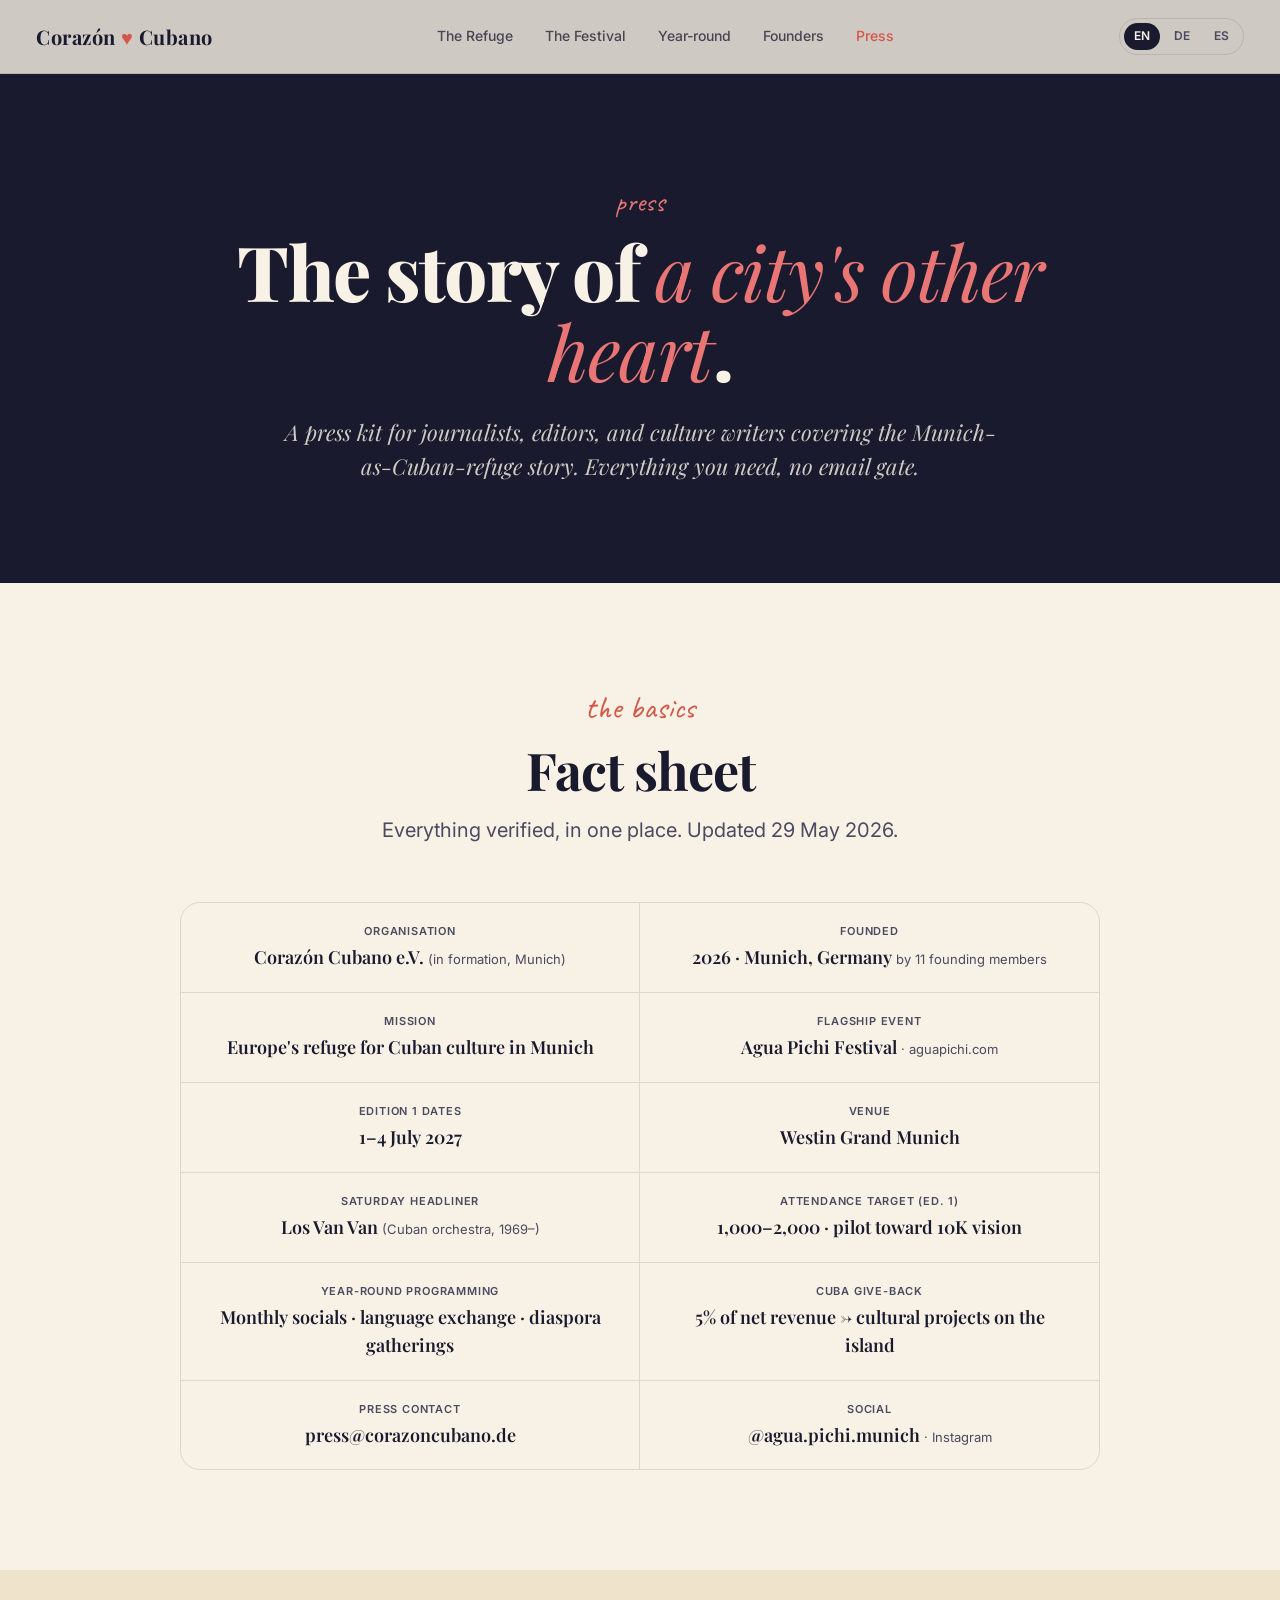
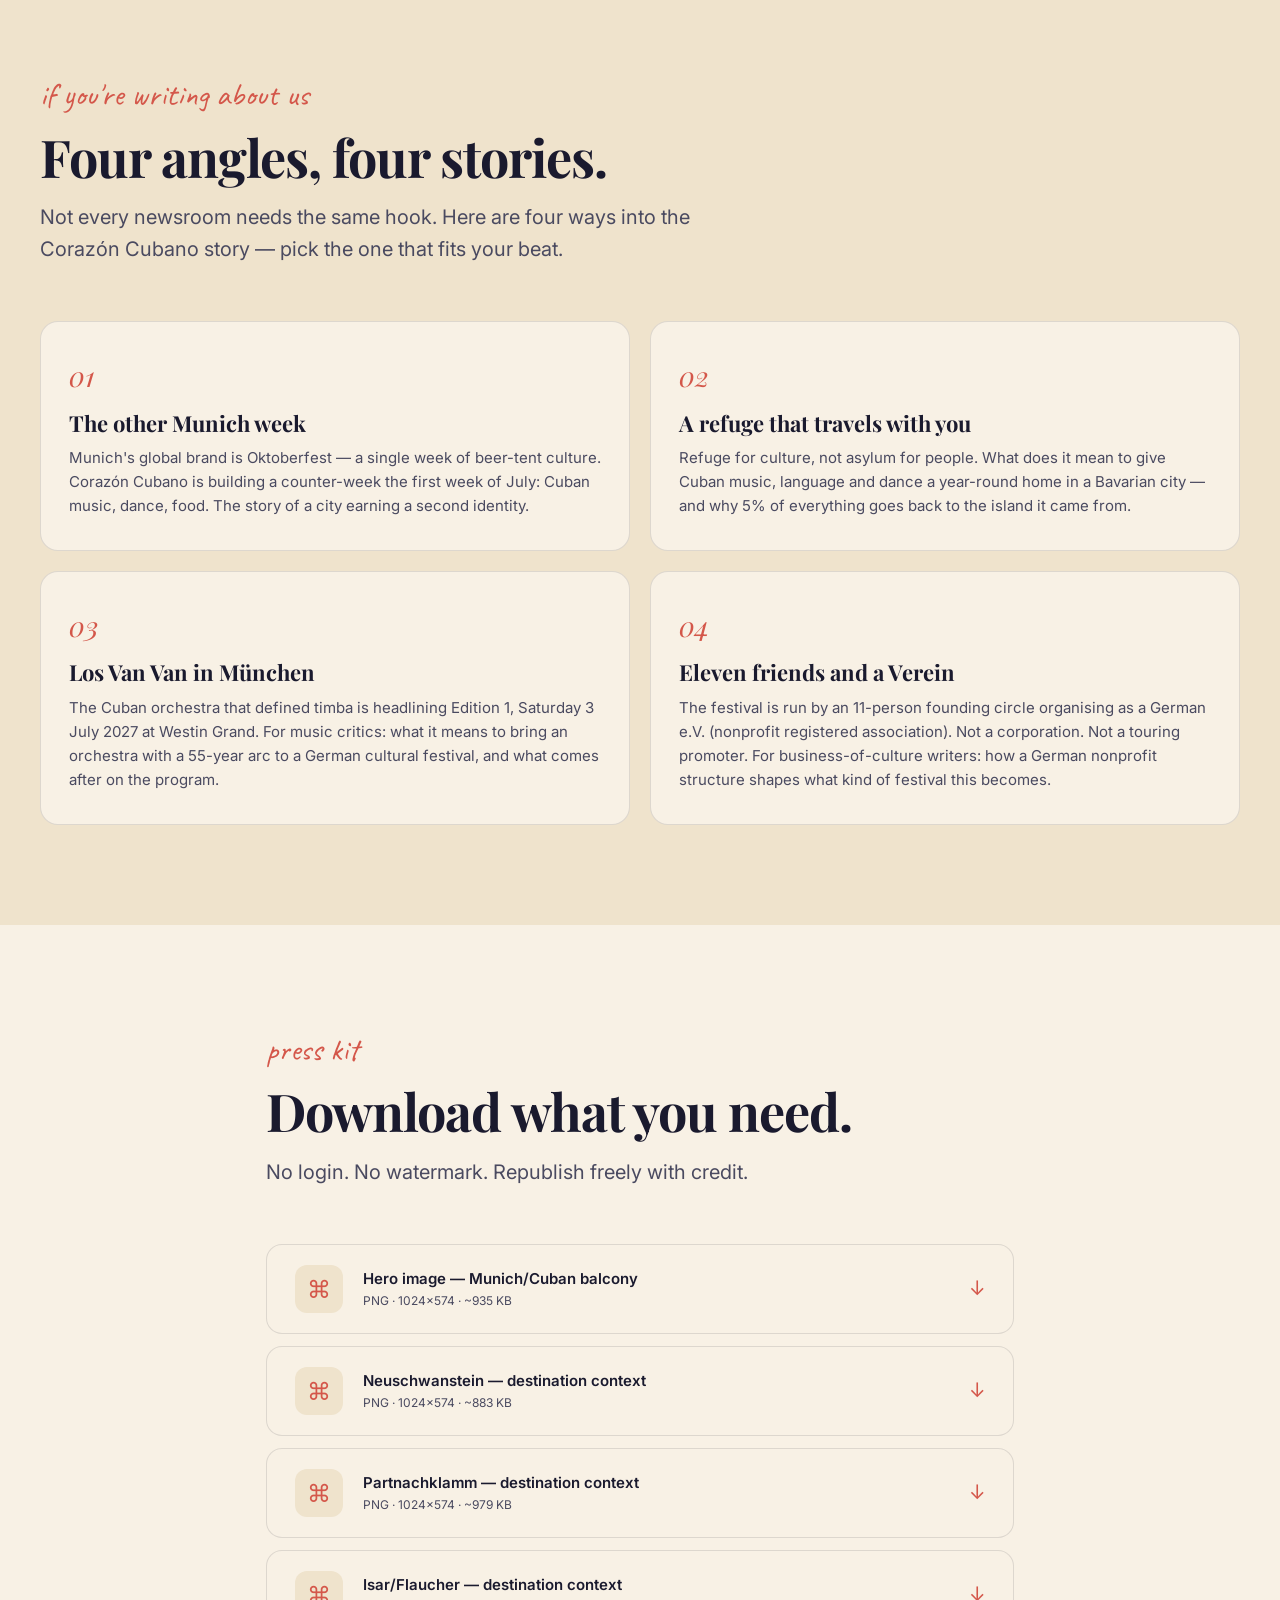
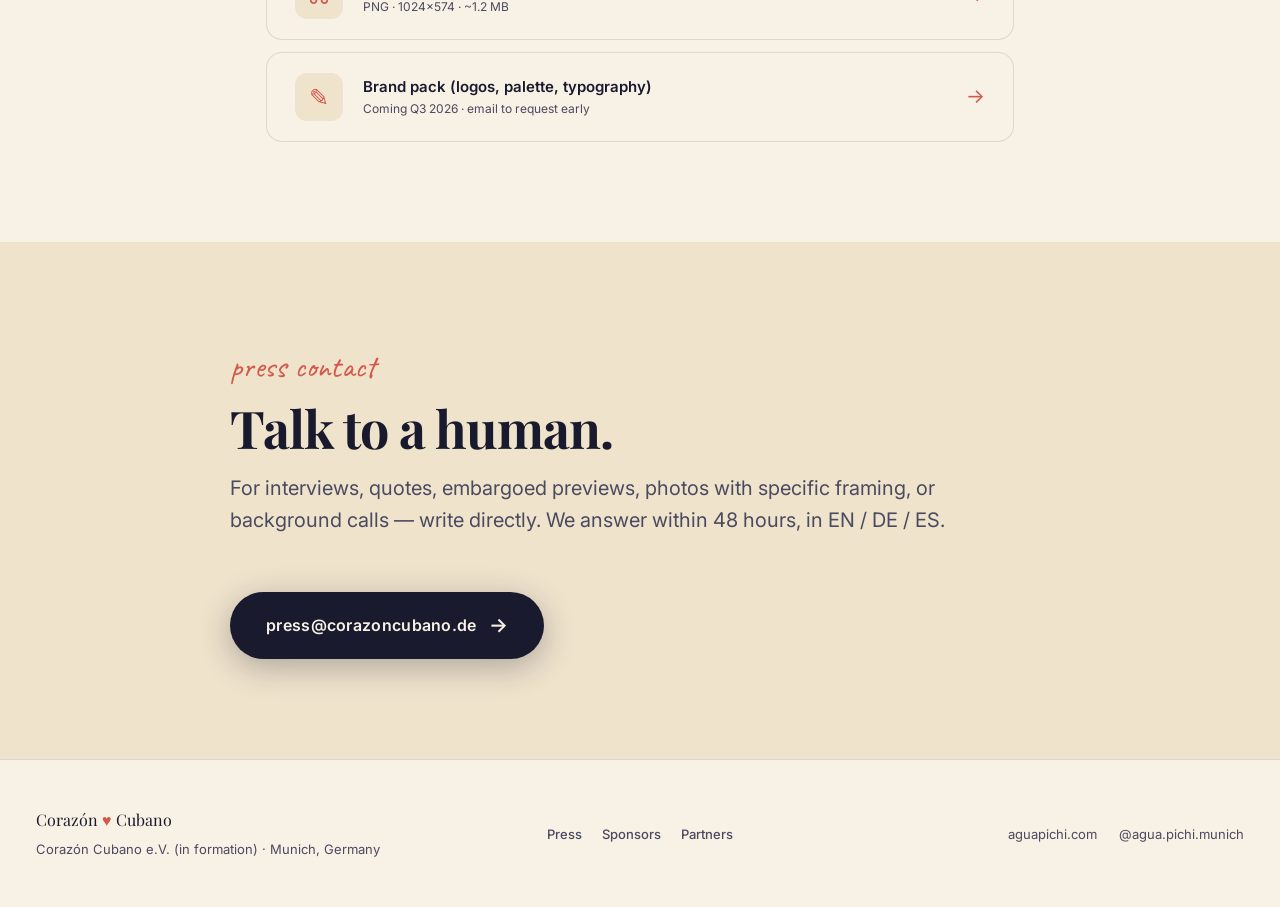
<file: press.html>
<!DOCTYPE html>
<html lang="en">
<head>
  <meta charset="UTF-8" />
  <meta name="viewport" content="width=device-width,initial-scale=1" />
  <title>Press · Corazón Cubano — Europe's refuge for Cuban culture in Munich</title>
  <link rel="preconnect" href="https://fonts.googleapis.com" />
  <link rel="preconnect" href="https://fonts.gstatic.com" crossorigin />
  <link href="https://fonts.googleapis.com/css2?family=Playfair+Display:ital,wght@0,400;0,700;0,900;1,400&family=Inter:wght@300;400;500;600;700&family=Caveat:wght@500;700&display=swap" rel="stylesheet" />
  <link rel="stylesheet" href="./styles.css" />
<!-- PostHog (EU), cookieless: no cookies stored, so no consent banner -->
<script>
!function(t,e){var o,n,p,r;e.__SV||(window.posthog=e,e._i=[],e.init=function(i,s,a){function g(t,e){var o=e.split(".");2==o.length&&(t=t[o[0]],e=o[1]),t[e]=function(){t.push([e].concat(Array.prototype.slice.call(arguments,0)))}}(p=t.createElement("script")).type="text/javascript",p.crossOrigin="anonymous",p.async=!0,p.src=s.api_host.replace(".i.posthog.com","-assets.i.posthog.com")+"/static/array.js",(r=t.getElementsByTagName("script")[0]).parentNode.insertBefore(p,r);var u=e;for(void 0!==a?u=e[a]=[]:a="posthog",u.people=u.people||[],u.toString=function(t){var e="posthog";return"posthog"!==a&&(e+="."+a),t||(e+=" (stub)"),e},u.people.toString=function(){return u.toString(1)+".people (stub)"},o="init capture register register_once unregister identify alias set_config reset opt_in_capturing opt_out_capturing has_opted_out_capturing get_distinct_id".split(" "),n=0;n<o.length;n++)g(u,o[n]);e._i.push([i,s,a])},e.__SV=1)}(document,window.posthog||[]);
posthog.init('phc_CfJdA6pG26v67hwd4eWUbwLtNGm7bS2bAdkwxupyb8cL',{api_host:'https://eu.i.posthog.com',cookieless_mode:'always',capture_pageleave:true});
</script>
</head>
<body>

  <header>
    <a href="./" class="logo">Corazón <span class="heart">♥</span> Cubano</a>
    <nav class="main">
      <a href="./#mission" data-en="The Refuge" data-de="Der Zufluchtsort" data-es="El Refugio">The Refuge</a>
      <a href="./#pillars" data-en="The Festival" data-de="Das Festival" data-es="El Festival">The Festival</a>
      <a href="./#movement" data-en="Year-round" data-de="Ganzjährig" data-es="Todo el año">Year-round</a>
      <a href="./#founders" data-en="Founders" data-de="Gründer" data-es="Fundadores">Founders</a>
      <a href="./press.html" class="active" data-en="Press" data-de="Presse" data-es="Prensa">Press</a>
    </nav>
    <div class="lang">
      <button data-lang="en" class="active">EN</button>
      <button data-lang="de">DE</button>
      <button data-lang="es">ES</button>
    </div>
  </header>

  <!-- HERO -->
  <section class="subpage-hero">
    <div class="eyebrow"
         data-en="press"
         data-de="presse"
         data-es="prensa">press</div>
    <h1 data-en="The story of <span class='accent'>a city's other heart</span>."
        data-de="Die Geschichte vom <span class='accent'>anderen Herzen einer Stadt</span>."
        data-es="La historia del <span class='accent'>otro corazón de una ciudad</span>.">
      The story of <span class="accent">a city's other heart</span>.
    </h1>
    <p class="lead"
       data-en="A press kit for journalists, editors, and culture writers covering the Munich-as-Cuban-refuge story. Everything you need, no email gate."
       data-de="Ein Pressekit für Journalisten, Redakteure und Kulturschaffende, die über die Geschichte München-als-kubanischer-Zufluchtsort berichten. Alles, was du brauchst, ohne E-Mail-Hürde."
       data-es="Un kit de prensa para periodistas, editores y escritores culturales que cubren la historia de Múnich como refugio cubano. Todo lo que necesitas, sin barrera de email.">
      A press kit for journalists, editors, and culture writers covering the Munich-as-Cuban-refuge story. Everything you need, no email gate.
    </p>
  </section>

  <!-- FACT SHEET -->
  <section class="section centered">
    <div class="section-eyebrow"
         data-en="the basics"
         data-de="die grundlagen"
         data-es="lo básico">the basics</div>
    <h2 data-en="Fact sheet" data-de="Datenblatt" data-es="Ficha técnica">Fact sheet</h2>
    <p class="lead"
       data-en="Everything verified, in one place. Updated 29 May 2026."
       data-de="Alles geprüft, an einem Ort. Aktualisiert 29. Mai 2026."
       data-es="Todo verificado, en un solo lugar. Actualizado 29 mayo 2026.">
      Everything verified, in one place. Updated 29 May 2026.
    </p>

    <div class="fact-grid">
      <div class="fact-row">
        <span class="fact-label" data-en="Organisation" data-de="Organisation" data-es="Organización">Organisation</span>
        <span class="fact-value">Corazón Cubano e.V. <small data-en="(in formation, Munich)" data-de="(in Gründung, München)" data-es="(en formación, Múnich)">(in formation, Munich)</small></span>
      </div>
      <div class="fact-row">
        <span class="fact-label" data-en="Founded" data-de="Gegründet" data-es="Fundado">Founded</span>
        <span class="fact-value">2026 · Munich, Germany <small data-en="by 11 founding members" data-de="von 11 Gründungsmitgliedern" data-es="por 11 miembros fundadores">by 11 founding members</small></span>
      </div>
      <div class="fact-row">
        <span class="fact-label" data-en="Mission" data-de="Mission" data-es="Misión">Mission</span>
        <span class="fact-value" data-en="Europe's refuge for Cuban culture in Munich" data-de="Europas Zufluchtsort für kubanische Kultur in München" data-es="El refugio europeo de la cultura cubana en Múnich">Europe's refuge for Cuban culture in Munich</span>
      </div>
      <div class="fact-row">
        <span class="fact-label" data-en="Flagship event" data-de="Hauptveranstaltung" data-es="Evento principal">Flagship event</span>
        <span class="fact-value">Agua Pichi Festival <small>· aguapichi.com</small></span>
      </div>
      <div class="fact-row">
        <span class="fact-label" data-en="Edition 1 dates" data-de="1. Edition" data-es="1ª edición">Edition 1 dates</span>
        <span class="fact-value">1–4 July 2027</span>
      </div>
      <div class="fact-row">
        <span class="fact-label" data-en="Venue" data-de="Veranstaltungsort" data-es="Lugar">Venue</span>
        <span class="fact-value">Westin Grand Munich</span>
      </div>
      <div class="fact-row">
        <span class="fact-label" data-en="Saturday headliner" data-de="Samstag Headliner" data-es="Cabeza de cartel del sábado">Saturday headliner</span>
        <span class="fact-value">Los Van Van <small data-en="(Cuban orchestra, 1969–)" data-de="(Kubanisches Orchester, seit 1969)" data-es="(Orquesta cubana, desde 1969)">(Cuban orchestra, 1969–)</small></span>
      </div>
      <div class="fact-row">
        <span class="fact-label" data-en="Attendance target (Ed. 1)" data-de="Besucherziel (Ed. 1)" data-es="Asistencia objetivo (Ed. 1)">Attendance target (Ed. 1)</span>
        <span class="fact-value" data-en="1,000–2,000 · pilot toward 10K vision" data-de="1.000–2.000 · Pilot Richtung 10K-Vision" data-es="1.000–2.000 · piloto hacia la visión de 10K">1,000–2,000 · pilot toward 10K vision</span>
      </div>
      <div class="fact-row">
        <span class="fact-label" data-en="Year-round programming" data-de="Ganzjähriges Programm" data-es="Programación todo el año">Year-round programming</span>
        <span class="fact-value" data-en="Monthly socials · language exchange · diaspora gatherings" data-de="Monatliche Treffen · Sprachaustausch · Diaspora-Treffen" data-es="Encuentros mensuales · intercambio de idiomas · reuniones de la diáspora">Monthly socials · language exchange · diaspora gatherings</span>
      </div>
      <div class="fact-row">
        <span class="fact-label" data-en="Cuba give-back" data-de="Kuba Rückgabe" data-es="Devolución a Cuba">Cuba give-back</span>
        <span class="fact-value" data-en="5% of net revenue → cultural projects on the island" data-de="5% des Nettoumsatzes → Kulturprojekte auf der Insel" data-es="5% de los ingresos netos → proyectos culturales en la isla">5% of net revenue → cultural projects on the island</span>
      </div>
      <div class="fact-row">
        <span class="fact-label" data-en="Press contact" data-de="Pressekontakt" data-es="Contacto de prensa">Press contact</span>
        <span class="fact-value">press@corazoncubano.de</span>
      </div>
      <div class="fact-row">
        <span class="fact-label" data-en="Social" data-de="Social Media" data-es="Redes sociales">Social</span>
        <span class="fact-value">@agua.pichi.munich <small>· Instagram</small></span>
      </div>
    </div>
  </section>

  <!-- STORY ANGLES -->
  <section class="section tinted">
    <div class="inner">
      <div class="section-eyebrow"
           data-en="if you're writing about us"
           data-de="wenn Sie über uns schreiben"
           data-es="si escribes sobre nosotros">if you're writing about us</div>
      <h2 data-en="Four angles, four stories." data-de="Vier Blickwinkel, vier Geschichten." data-es="Cuatro ángulos, cuatro historias.">Four angles, four stories.</h2>
      <p class="lead"
         data-en="Not every newsroom needs the same hook. Here are four ways into the Corazón Cubano story — pick the one that fits your beat."
         data-de="Nicht jede Redaktion braucht denselben Aufhänger. Hier sind vier Wege in die Corazón-Cubano-Geschichte — wählen Sie den passenden."
         data-es="No toda redacción necesita el mismo gancho. Aquí van cuatro caminos hacia la historia de Corazón Cubano — elige el que encaje con tu sección.">
        Not every newsroom needs the same hook. Here are four ways into the Corazón Cubano story — pick the one that fits your beat.
      </p>

      <div class="angles-grid">
        <div class="angle">
          <div class="a-num">01</div>
          <h4 data-en="The other Munich week"
              data-de="Die andere Münchner Woche"
              data-es="La otra semana de Múnich">The other Munich week</h4>
          <p data-en="Munich's global brand is Oktoberfest — a single week of beer-tent culture. Corazón Cubano is building a counter-week the first week of July: Cuban music, dance, food. The story of a city earning a second identity."
             data-de="Münchens globale Marke ist das Oktoberfest — eine Woche Bierzeltkultur. Corazón Cubano baut eine Gegenwoche in der ersten Juliwoche: kubanische Musik, Tanz, Küche. Die Geschichte einer Stadt, die sich eine zweite Identität erarbeitet."
             data-es="La marca global de Múnich es el Oktoberfest — una semana de cultura cervecera. Corazón Cubano construye una contra-semana la primera semana de julio: música, baile y comida cubanos. La historia de una ciudad ganándose una segunda identidad.">
            Munich's global brand is Oktoberfest — a single week of beer-tent culture. Corazón Cubano is building a counter-week the first week of July: Cuban music, dance, food. The story of a city earning a second identity.
          </p>
        </div>
        <div class="angle">
          <div class="a-num">02</div>
          <h4 data-en="A refuge that travels with you"
              data-de="Ein Zufluchtsort, der mitreist"
              data-es="Un refugio que viaja contigo">A refuge that travels with you</h4>
          <p data-en="Refuge for culture, not asylum for people. What does it mean to give Cuban music, language and dance a year-round home in a Bavarian city — and why 5% of everything goes back to the island it came from."
             data-de="Zufluchtsort für eine Kultur, kein Asyl für Menschen. Was bedeutet es, kubanischer Musik, Sprache und Tanz ein ganzjähriges Zuhause in einer bayerischen Stadt zu geben — und warum 5% an die Insel zurückfließen, von der sie stammt."
             data-es="Refugio para una cultura, no asilo para personas. Qué significa darle a la música, la lengua y el baile cubanos un hogar todo el año en una ciudad bávara — y por qué el 5% vuelve a la isla de donde viene.">
            Refuge for culture, not asylum for people. What does it mean to give Cuban music, language and dance a year-round home in a Bavarian city — and why 5% of everything goes back to the island it came from.
          </p>
        </div>
        <div class="angle">
          <div class="a-num">03</div>
          <h4 data-en="Los Van Van in München"
              data-de="Los Van Van in München"
              data-es="Los Van Van en Múnich">Los Van Van in München</h4>
          <p data-en="The Cuban orchestra that defined timba is headlining Edition 1, Saturday 3 July 2027 at Westin Grand. For music critics: what it means to bring an orchestra with a 55-year arc to a German cultural festival, and what comes after on the program."
             data-de="Das kubanische Orchester, das den Timba prägte, ist Headliner der 1. Edition am Samstag, 3. Juli 2027 im Westin Grand. Für Musikkritiker: was es bedeutet, ein Orchester mit 55-jähriger Geschichte zu einem deutschen Kulturfestival zu holen — und was danach auf dem Programm steht."
             data-es="La orquesta cubana que definió la timba encabeza la 1ª edición el sábado 3 julio 2027 en el Westin Grand. Para críticos musicales: lo que significa traer una orquesta con 55 años de trayectoria a un festival cultural alemán, y qué sigue en el programa.">
            The Cuban orchestra that defined timba is headlining Edition 1, Saturday 3 July 2027 at Westin Grand. For music critics: what it means to bring an orchestra with a 55-year arc to a German cultural festival, and what comes after on the program.
          </p>
        </div>
        <div class="angle">
          <div class="a-num">04</div>
          <h4 data-en="Eleven friends and a Verein"
              data-de="Elf Freunde und ein Verein"
              data-es="Once amigos y un Verein">Eleven friends and a Verein</h4>
          <p data-en="The festival is run by an 11-person founding circle organising as a German e.V. (nonprofit registered association). Not a corporation. Not a touring promoter. For business-of-culture writers: how a German nonprofit structure shapes what kind of festival this becomes."
             data-de="Das Festival wird von einem 11-köpfigen Gründungskreis getragen, organisiert als deutscher e.V. (gemeinnütziger eingetragener Verein). Kein Konzern. Kein Tournee-Veranstalter. Für Wirtschafts- und Kulturredakteure: wie eine deutsche Vereinsstruktur prägt, was für ein Festival hier entsteht."
             data-es="El festival lo lleva un círculo fundador de 11 personas, organizado como un e.V. alemán (asociación registrada sin fines de lucro). No es una corporación. No es una promotora de giras. Para periodistas de negocios y cultura: cómo una estructura asociativa alemana define qué tipo de festival surge.">
            The festival is run by an 11-person founding circle organising as a German e.V. (nonprofit registered association). Not a corporation. Not a touring promoter. For business-of-culture writers: how a German nonprofit structure shapes what kind of festival this becomes.
          </p>
        </div>
      </div>
    </div>
  </section>

  <!-- DOWNLOADS -->
  <section class="section narrow">
    <div class="section-eyebrow"
         data-en="press kit"
         data-de="pressekit"
         data-es="kit de prensa">press kit</div>
    <h2 data-en="Download what you need." data-de="Lade herunter, was du brauchst." data-es="Descarga lo que necesites.">Download what you need.</h2>
    <p class="lead"
       data-en="No login. No watermark. Republish freely with credit."
       data-de="Kein Login. Kein Wasserzeichen. Mit Quellenangabe frei nutzbar."
       data-es="Sin login. Sin marca de agua. Republica libremente con crédito.">
      No login. No watermark. Republish freely with credit.
    </p>

    <div class="dl-list">
      <a href="./hero.png" download class="dl">
        <div class="dl-icon">⌘</div>
        <div class="dl-body">
          <div class="dl-name" data-en="Hero image — Munich/Cuban balcony" data-de="Heldenbild — München/Kubanischer Balkon" data-es="Imagen principal — Múnich/balcón cubano">Hero image — Munich/Cuban balcony</div>
          <div class="dl-meta">PNG · 1024×574 · ~935 KB</div>
        </div>
        <div class="dl-arrow">↓</div>
      </a>
      <a href="./img-castle.png" download class="dl">
        <div class="dl-icon">⌘</div>
        <div class="dl-body">
          <div class="dl-name" data-en="Neuschwanstein — destination context" data-de="Neuschwanstein — Reisekontext" data-es="Neuschwanstein — contexto de destino">Neuschwanstein — destination context</div>
          <div class="dl-meta">PNG · 1024×574 · ~883 KB</div>
        </div>
        <div class="dl-arrow">↓</div>
      </a>
      <a href="./img-canyon.png" download class="dl">
        <div class="dl-icon">⌘</div>
        <div class="dl-body">
          <div class="dl-name" data-en="Partnachklamm — destination context" data-de="Partnachklamm — Reisekontext" data-es="Partnachklamm — contexto de destino">Partnachklamm — destination context</div>
          <div class="dl-meta">PNG · 1024×574 · ~979 KB</div>
        </div>
        <div class="dl-arrow">↓</div>
      </a>
      <a href="./img-river.png" download class="dl">
        <div class="dl-icon">⌘</div>
        <div class="dl-body">
          <div class="dl-name" data-en="Isar/Flaucher — destination context" data-de="Isar/Flaucher — Reisekontext" data-es="Isar/Flaucher — contexto de destino">Isar/Flaucher — destination context</div>
          <div class="dl-meta">PNG · 1024×574 · ~1.2 MB</div>
        </div>
        <div class="dl-arrow">↓</div>
      </a>
      <a href="mailto:press@corazoncubano.de?subject=Press%20kit%20request" class="dl">
        <div class="dl-icon">✎</div>
        <div class="dl-body">
          <div class="dl-name" data-en="Brand pack (logos, palette, typography)" data-de="Brand Pack (Logos, Farben, Typografie)" data-es="Kit de marca (logos, paleta, tipografía)">Brand pack (logos, palette, typography)</div>
          <div class="dl-meta"
               data-en="Coming Q3 2026 · email to request early"
               data-de="Ab Q3 2026 · Vorbestellung per E-Mail"
               data-es="Disponible Q3 2026 · solicita por email">Coming Q3 2026 · email to request early</div>
        </div>
        <div class="dl-arrow">→</div>
      </a>
    </div>
  </section>

  <!-- CONTACT -->
  <section class="section tinted narrow">
    <div class="inner">
      <div class="section-eyebrow"
           data-en="press contact"
           data-de="pressekontakt"
           data-es="contacto de prensa">press contact</div>
      <h2 data-en="Talk to a human." data-de="Sprich mit einem Menschen." data-es="Habla con una persona.">Talk to a human.</h2>
      <p class="lead"
         data-en="For interviews, quotes, embargoed previews, photos with specific framing, or background calls — write directly. We answer within 48 hours, in EN / DE / ES."
         data-de="Für Interviews, Zitate, Sperrfristen, Fotos mit bestimmtem Rahmen oder Hintergrundgespräche — schreibt direkt. Wir antworten innerhalb von 48 Stunden, auf EN / DE / ES."
         data-es="Para entrevistas, citas, previews con embargo, fotos con encuadre específico o llamadas de contexto — escríbenos directamente. Respondemos en 48 horas, en EN / DE / ES.">
        For interviews, quotes, embargoed previews, photos with specific framing, or background calls — write directly. We answer within 48 hours, in EN / DE / ES.
      </p>
      <a href="mailto:press@corazoncubano.de" class="cta dark">
        <span>press@corazoncubano.de</span>
        <span class="arrow">→</span>
      </a>
    </div>
  </section>

  <footer>
    <div class="inner">
      <div>
        <div class="brand">Corazón <span style="color:var(--coral)">♥</span> Cubano</div>
        <div style="margin-top:6px"
             data-en="Corazón Cubano e.V. (in formation) · Munich, Germany"
             data-de="Corazón Cubano e.V. (in Gründung) · München, Deutschland"
             data-es="Corazón Cubano e.V. (en formación) · Múnich, Alemania">
          Corazón Cubano e.V. (in formation) · Munich, Germany
        </div>
      </div>
      <div class="footer-links">
        <a href="./press.html" data-en="Press" data-de="Presse" data-es="Prensa">Press</a>
        <a href="./sponsors.html" data-en="Sponsors" data-de="Sponsoren" data-es="Patrocinadores">Sponsors</a>
        <a href="./partners.html" data-en="Partners" data-de="Partner" data-es="Socios">Partners</a>
      </div>
      <div class="right">
        <a href="https://aguapichi.com" style="margin-right:18px">aguapichi.com</a>
        <a href="https://instagram.com/agua.pichi.munich">@agua.pichi.munich</a>
      </div>
    </div>
  </footer>

  <script src="./lang.js" defer></script>
</body>
</html>
</file>
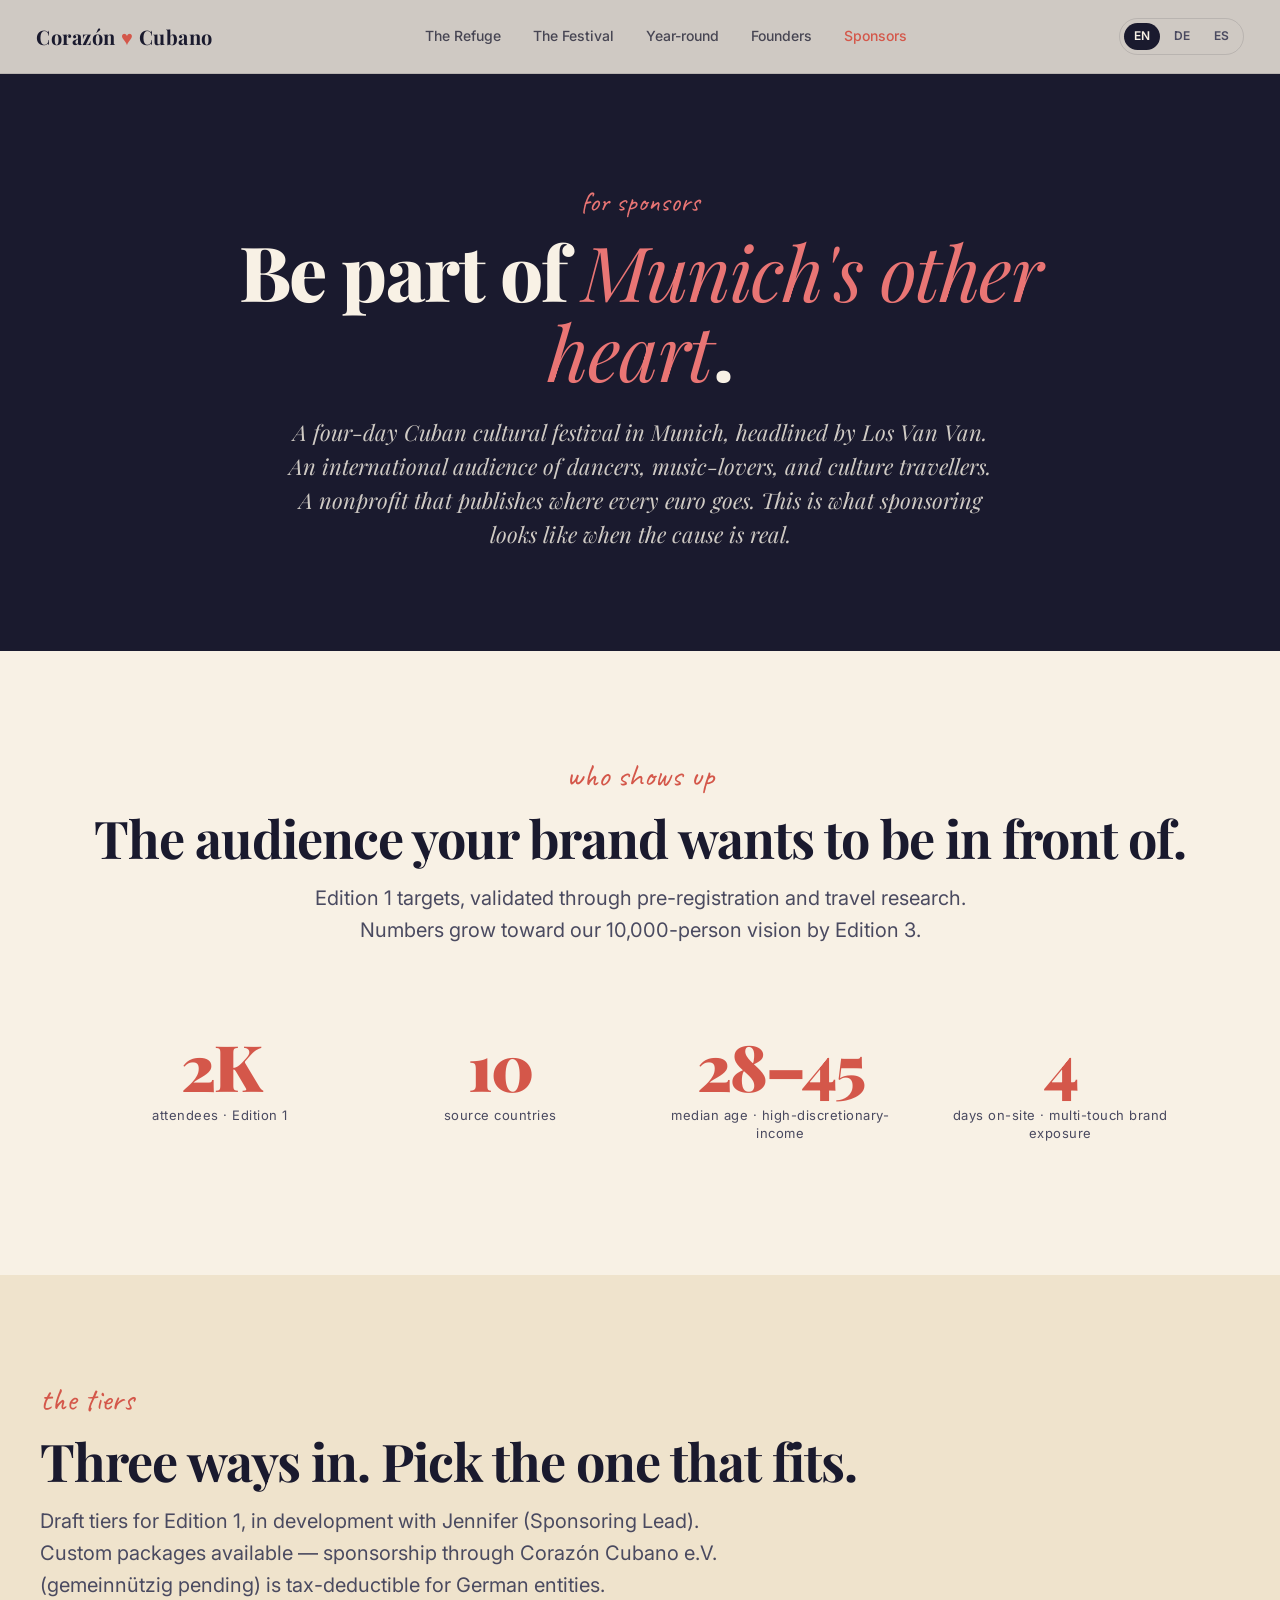
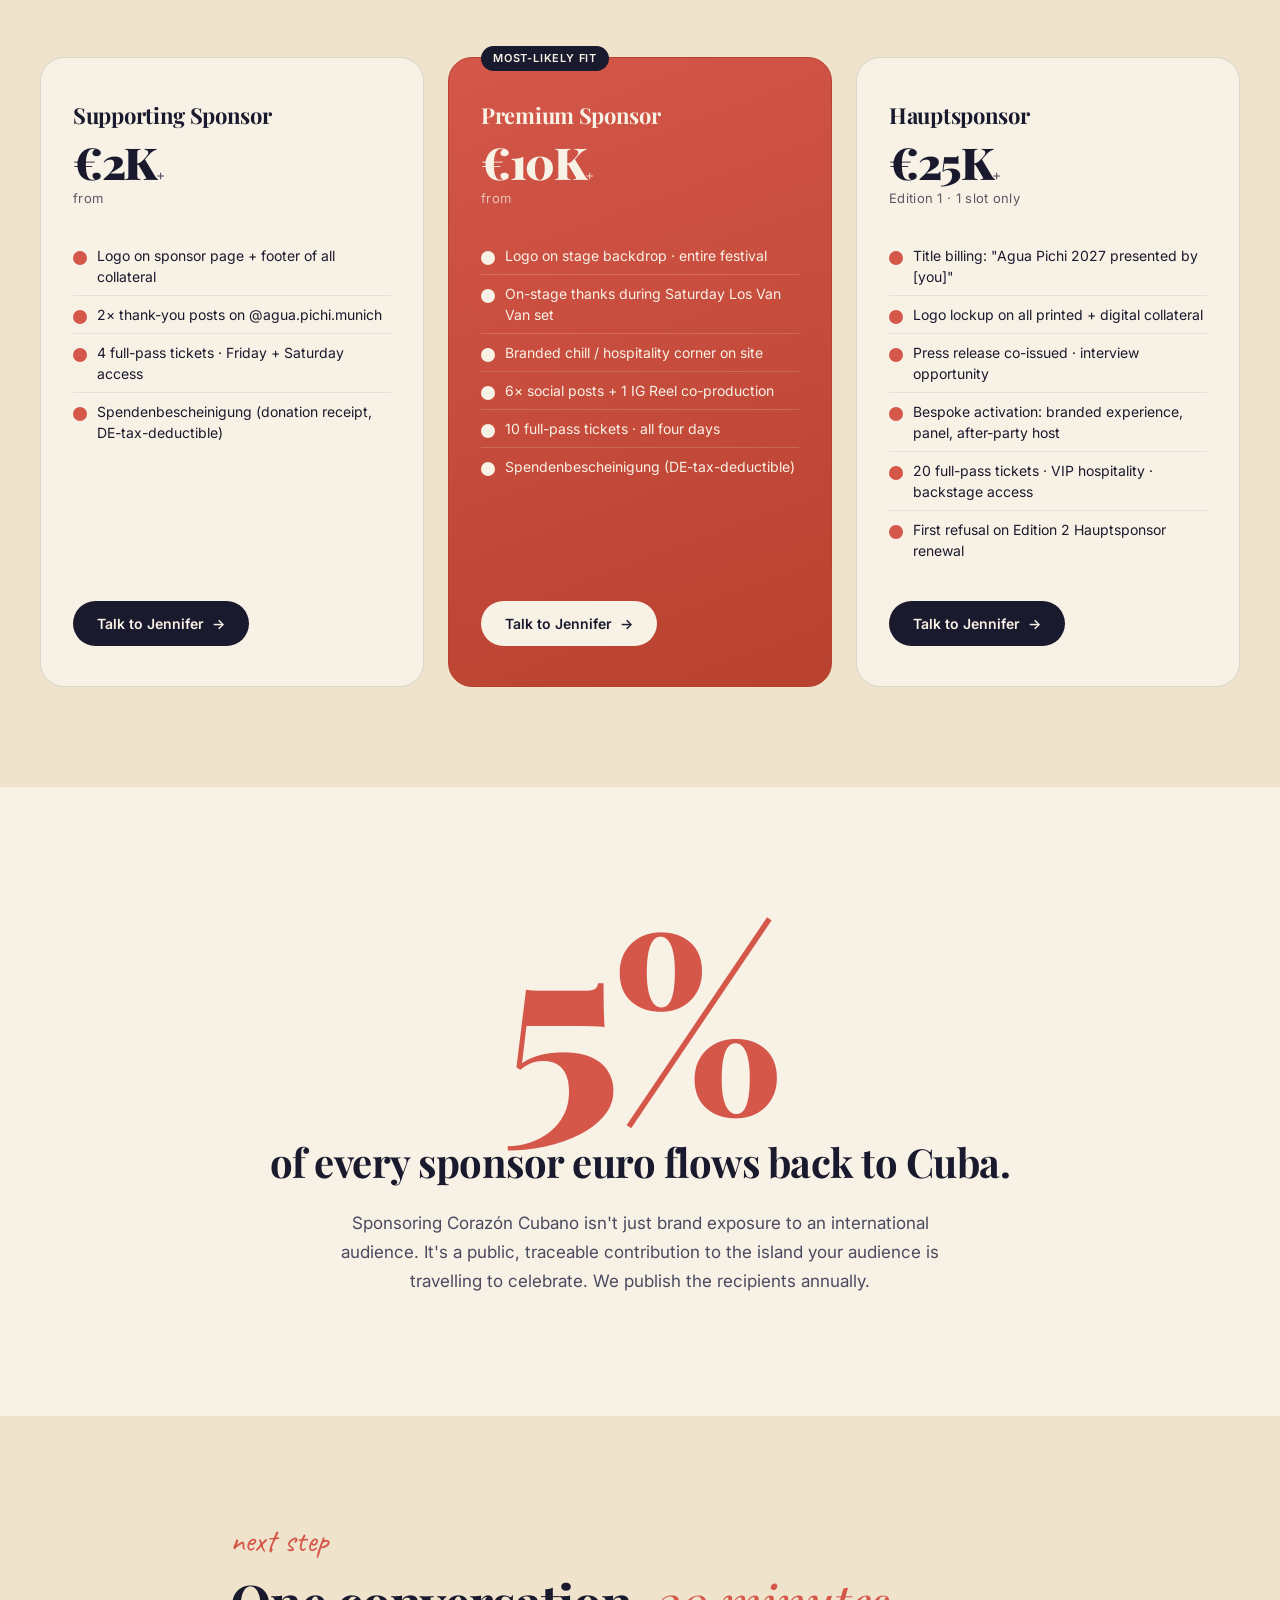
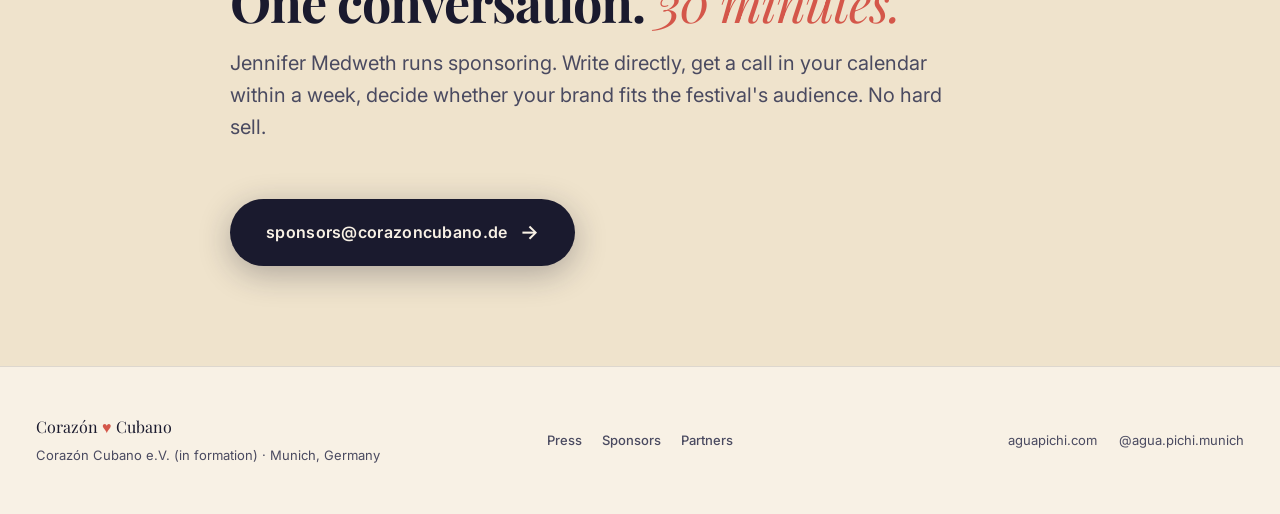
<file: sponsors.html>
<!DOCTYPE html>
<html lang="en">
<head>
  <meta charset="UTF-8" />
  <meta name="viewport" content="width=device-width,initial-scale=1" />
  <title>Sponsors · Corazón Cubano — Be part of Munich's other heart</title>
  <link rel="preconnect" href="https://fonts.googleapis.com" />
  <link rel="preconnect" href="https://fonts.gstatic.com" crossorigin />
  <link href="https://fonts.googleapis.com/css2?family=Playfair+Display:ital,wght@0,400;0,700;0,900;1,400&family=Inter:wght@300;400;500;600;700&family=Caveat:wght@500;700&display=swap" rel="stylesheet" />
  <link rel="stylesheet" href="./styles.css" />
<!-- PostHog (EU), cookieless: no cookies stored, so no consent banner -->
<script>
!function(t,e){var o,n,p,r;e.__SV||(window.posthog=e,e._i=[],e.init=function(i,s,a){function g(t,e){var o=e.split(".");2==o.length&&(t=t[o[0]],e=o[1]),t[e]=function(){t.push([e].concat(Array.prototype.slice.call(arguments,0)))}}(p=t.createElement("script")).type="text/javascript",p.crossOrigin="anonymous",p.async=!0,p.src=s.api_host.replace(".i.posthog.com","-assets.i.posthog.com")+"/static/array.js",(r=t.getElementsByTagName("script")[0]).parentNode.insertBefore(p,r);var u=e;for(void 0!==a?u=e[a]=[]:a="posthog",u.people=u.people||[],u.toString=function(t){var e="posthog";return"posthog"!==a&&(e+="."+a),t||(e+=" (stub)"),e},u.people.toString=function(){return u.toString(1)+".people (stub)"},o="init capture register register_once unregister identify alias set_config reset opt_in_capturing opt_out_capturing has_opted_out_capturing get_distinct_id".split(" "),n=0;n<o.length;n++)g(u,o[n]);e._i.push([i,s,a])},e.__SV=1)}(document,window.posthog||[]);
posthog.init('phc_CfJdA6pG26v67hwd4eWUbwLtNGm7bS2bAdkwxupyb8cL',{api_host:'https://eu.i.posthog.com',cookieless_mode:'always',capture_pageleave:true});
</script>
</head>
<body>

  <header>
    <a href="./" class="logo">Corazón <span class="heart">♥</span> Cubano</a>
    <nav class="main">
      <a href="./#mission" data-en="The Refuge" data-de="Der Zufluchtsort" data-es="El Refugio">The Refuge</a>
      <a href="./#pillars" data-en="The Festival" data-de="Das Festival" data-es="El Festival">The Festival</a>
      <a href="./#movement" data-en="Year-round" data-de="Ganzjährig" data-es="Todo el año">Year-round</a>
      <a href="./#founders" data-en="Founders" data-de="Gründer" data-es="Fundadores">Founders</a>
      <a href="./sponsors.html" class="active" data-en="Sponsors" data-de="Sponsoren" data-es="Patrocinadores">Sponsors</a>
    </nav>
    <div class="lang">
      <button data-lang="en" class="active">EN</button>
      <button data-lang="de">DE</button>
      <button data-lang="es">ES</button>
    </div>
  </header>

  <!-- HERO -->
  <section class="subpage-hero">
    <div class="eyebrow"
         data-en="for sponsors"
         data-de="für sponsoren"
         data-es="para patrocinadores">for sponsors</div>
    <h1 data-en="Be part of <span class='accent'>Munich's other heart</span>."
        data-de="Werde Teil von <span class='accent'>Münchens anderem Herzen</span>."
        data-es="Sé parte del <span class='accent'>otro corazón de Múnich</span>.">
      Be part of <span class="accent">Munich's other heart</span>.
    </h1>
    <p class="lead"
       data-en="A four-day Cuban cultural festival in Munich, headlined by Los Van Van. An international audience of dancers, music-lovers, and culture travellers. A nonprofit that publishes where every euro goes. This is what sponsoring looks like when the cause is real."
       data-de="Ein viertägiges kubanisches Kulturfestival in München, mit Los Van Van als Headliner. Ein internationales Publikum aus Tanzenden, Musikbegeisterten und Kulturreisenden. Eine gemeinnützige Organisation, die offenlegt, wohin jeder Euro fließt. So sieht Sponsoring aus, wenn die Sache echt ist."
       data-es="Un festival cultural cubano de cuatro días en Múnich, con Los Van Van como cabeza de cartel. Un público internacional de bailarines, melómanos y viajeros culturales. Una organización sin fines de lucro que publica adónde va cada euro. Así se ve el patrocinio cuando la causa es real.">
      A four-day Cuban cultural festival in Munich, headlined by Los Van Van. An international audience of dancers, music-lovers, and culture travellers. A nonprofit that publishes where every euro goes. This is what sponsoring looks like when the cause is real.
    </p>
  </section>

  <!-- AUDIENCE STATS -->
  <section class="section centered">
    <div class="section-eyebrow"
         data-en="who shows up"
         data-de="wer kommt"
         data-es="quién llega">who shows up</div>
    <h2 data-en="The audience your brand wants to be in front of."
        data-de="Das Publikum, vor dem deine Marke stehen will."
        data-es="El público frente al que tu marca quiere estar.">
      The audience your brand wants to be in front of.
    </h2>
    <p class="lead"
       data-en="Edition 1 targets, validated through pre-registration and travel research. Numbers grow toward our 10,000-person vision by Edition 3."
       data-de="Ziele für die 1. Edition, validiert durch Voranmeldungen und Reise-Recherchen. Die Zahlen wachsen Richtung 10.000-Personen-Vision bis zur 3. Edition."
       data-es="Objetivos de la 1ª edición, validados con prerregistro e investigación de viajes. Las cifras crecen hacia la visión de 10.000 personas para la 3ª edición.">
      Edition 1 targets, validated through pre-registration and travel research. Numbers grow toward our 10,000-person vision by Edition 3.
    </p>

    <div class="stats-grid">
      <div class="stat">
        <div class="stat-num">2K</div>
        <div class="stat-label" data-en="attendees · Edition 1" data-de="Besucher · 1. Edition" data-es="asistentes · 1ª edición">attendees · Edition 1</div>
      </div>
      <div class="stat">
        <div class="stat-num">10</div>
        <div class="stat-label" data-en="source countries" data-de="Herkunftsländer" data-es="países de origen">source countries</div>
      </div>
      <div class="stat">
        <div class="stat-num">28–45</div>
        <div class="stat-label" data-en="median age · high-discretionary-income" data-de="Medianalter · hohes verfügbares Einkommen" data-es="edad media · alto poder adquisitivo">median age · high-discretionary-income</div>
      </div>
      <div class="stat">
        <div class="stat-num">4</div>
        <div class="stat-label" data-en="days on-site · multi-touch brand exposure" data-de="Tage vor Ort · Mehrfach-Markenexposition" data-es="días en el lugar · exposición de marca múltiple">days on-site · multi-touch brand exposure</div>
      </div>
    </div>
  </section>

  <!-- TIERS -->
  <section class="section tinted">
    <div class="inner">
      <div class="section-eyebrow"
           data-en="the tiers"
           data-de="die stufen"
           data-es="los niveles">the tiers</div>
      <h2 data-en="Three ways in. Pick the one that fits."
          data-de="Drei Einstiegswege. Wähle den passenden."
          data-es="Tres formas de entrar. Elige la que encaje.">
        Three ways in. Pick the one that fits.
      </h2>
      <p class="lead"
         data-en="Draft tiers for Edition 1, in development with Jennifer (Sponsoring Lead). Custom packages available — sponsorship through Corazón Cubano e.V. (gemeinnützig pending) is tax-deductible for German entities."
         data-de="Entwurfsstufen für die 1. Edition, in Entwicklung mit Jennifer (Sponsoring Lead). Maßgeschneiderte Pakete möglich — Sponsoring über den Corazón Cubano e.V. (Gemeinnützigkeit ausstehend) ist für deutsche Unternehmen steuerlich absetzbar."
         data-es="Niveles preliminares para la 1ª edición, en desarrollo con Jennifer (Lead de Patrocinios). Paquetes a medida disponibles — el patrocinio a través de Corazón Cubano e.V. (gemeinnützig pendiente) es deducible fiscalmente para entidades alemanas.">
        Draft tiers for Edition 1, in development with Jennifer (Sponsoring Lead). Custom packages available — sponsorship through Corazón Cubano e.V. (gemeinnützig pending) is tax-deductible for German entities.
      </p>

      <div class="tier-grid">
        <div class="tier">
          <div class="tier-name" data-en="Supporting Sponsor" data-de="Förder-Sponsor" data-es="Patrocinador de Apoyo">Supporting Sponsor</div>
          <div class="tier-price">€2K<small>+</small></div>
          <div class="tier-sub"
               data-en="from"
               data-de="ab"
               data-es="desde">from</div>
          <ul class="tier-list">
            <li data-en="Logo on sponsor page + footer of all collateral" data-de="Logo auf Sponsorenseite + Footer aller Materialien" data-es="Logo en página de patrocinadores + footer de todo el material">Logo on sponsor page + footer of all collateral</li>
            <li data-en="2× thank-you posts on @agua.pichi.munich" data-de="2× Dankes-Posts auf @agua.pichi.munich" data-es="2 publicaciones de agradecimiento en @agua.pichi.munich">2× thank-you posts on @agua.pichi.munich</li>
            <li data-en="4 full-pass tickets · Friday + Saturday access" data-de="4 Full-Pass-Tickets · Freitag + Samstag" data-es="4 entradas full-pass · acceso viernes + sábado">4 full-pass tickets · Friday + Saturday access</li>
            <li data-en="Spendenbescheinigung (donation receipt, DE-tax-deductible)" data-de="Spendenbescheinigung (steuerlich absetzbar)" data-es="Spendenbescheinigung (recibo de donación, deducible en DE)">Spendenbescheinigung (donation receipt, DE-tax-deductible)</li>
          </ul>
          <a href="mailto:sponsors@corazoncubano.de?subject=Supporting%20Sponsor%20enquiry" class="tier-cta">
            <span data-en="Talk to Jennifer" data-de="Sprich mit Jennifer" data-es="Habla con Jennifer">Talk to Jennifer</span>
            <span>→</span>
          </a>
        </div>

        <div class="tier featured">
          <div class="tier-badge" data-en="Most-likely fit" data-de="Wahrscheinlichster Fit" data-es="Mejor ajuste">Most-likely fit</div>
          <div class="tier-name" data-en="Premium Sponsor" data-de="Premium-Sponsor" data-es="Patrocinador Premium">Premium Sponsor</div>
          <div class="tier-price">€10K<small>+</small></div>
          <div class="tier-sub"
               data-en="from"
               data-de="ab"
               data-es="desde">from</div>
          <ul class="tier-list">
            <li data-en="Logo on stage backdrop · entire festival" data-de="Logo auf Bühnenhintergrund · ganzes Festival" data-es="Logo en el fondo del escenario · todo el festival">Logo on stage backdrop · entire festival</li>
            <li data-en="On-stage thanks during Saturday Los Van Van set" data-de="Bühnen-Dank während Los-Van-Van-Auftritt am Samstag" data-es="Agradecimiento en escena durante el set de Los Van Van el sábado">On-stage thanks during Saturday Los Van Van set</li>
            <li data-en="Branded chill / hospitality corner on site" data-de="Gebrandeter Chill-/Hospitality-Bereich vor Ort" data-es="Zona chill / hospitality con marca en el lugar">Branded chill / hospitality corner on site</li>
            <li data-en="6× social posts + 1 IG Reel co-production" data-de="6× Social-Posts + 1 IG-Reel-Koproduktion" data-es="6 publicaciones sociales + 1 IG Reel coproducido">6× social posts + 1 IG Reel co-production</li>
            <li data-en="10 full-pass tickets · all four days" data-de="10 Full-Pass-Tickets · alle vier Tage" data-es="10 entradas full-pass · los cuatro días">10 full-pass tickets · all four days</li>
            <li data-en="Spendenbescheinigung (DE-tax-deductible)" data-de="Spendenbescheinigung (steuerlich absetzbar)" data-es="Spendenbescheinigung (deducible en DE)">Spendenbescheinigung (DE-tax-deductible)</li>
          </ul>
          <a href="mailto:sponsors@corazoncubano.de?subject=Premium%20Sponsor%20enquiry" class="tier-cta">
            <span data-en="Talk to Jennifer" data-de="Sprich mit Jennifer" data-es="Habla con Jennifer">Talk to Jennifer</span>
            <span>→</span>
          </a>
        </div>

        <div class="tier">
          <div class="tier-name" data-en="Hauptsponsor" data-de="Hauptsponsor" data-es="Patrocinador Principal">Hauptsponsor</div>
          <div class="tier-price">€25K<small>+</small></div>
          <div class="tier-sub"
               data-en="Edition 1 · 1 slot only"
               data-de="1. Edition · nur 1 Slot"
               data-es="1ª edición · solo 1 cupo">Edition 1 · 1 slot only</div>
          <ul class="tier-list">
            <li data-en="Title billing: 'Agua Pichi 2027 presented by [you]'" data-de="Titelnennung: „Agua Pichi 2027 presented by [Ihr]“" data-es="Titularidad: 'Agua Pichi 2027 presented by [tú]'">Title billing: "Agua Pichi 2027 presented by [you]"</li>
            <li data-en="Logo lockup on all printed + digital collateral" data-de="Logo-Kombination auf allen Materialien (Druck + digital)" data-es="Lockup de logos en todo el material impreso + digital">Logo lockup on all printed + digital collateral</li>
            <li data-en="Press release co-issued · interview opportunity" data-de="Gemeinsame Pressemitteilung · Interviewmöglichkeit" data-es="Nota de prensa coemitida · oportunidad de entrevista">Press release co-issued · interview opportunity</li>
            <li data-en="Bespoke activation: branded experience, panel, after-party host" data-de="Maßgeschneiderte Aktivierung: gebrandetes Erlebnis, Panel, After-Party-Host" data-es="Activación a medida: experiencia con marca, panel, anfitrión de after">Bespoke activation: branded experience, panel, after-party host</li>
            <li data-en="20 full-pass tickets · VIP hospitality · backstage access" data-de="20 Full-Pass-Tickets · VIP-Hospitality · Backstage-Zugang" data-es="20 entradas full-pass · hospitality VIP · acceso backstage">20 full-pass tickets · VIP hospitality · backstage access</li>
            <li data-en="First refusal on Edition 2 Hauptsponsor renewal" data-de="Vorkaufsrecht für Hauptsponsor-Verlängerung Edition 2" data-es="Derecho preferencial de renovación como Hauptsponsor en la 2ª edición">First refusal on Edition 2 Hauptsponsor renewal</li>
          </ul>
          <a href="mailto:sponsors@corazoncubano.de?subject=Hauptsponsor%20enquiry" class="tier-cta">
            <span data-en="Talk to Jennifer" data-de="Sprich mit Jennifer" data-es="Habla con Jennifer">Talk to Jennifer</span>
            <span>→</span>
          </a>
        </div>
      </div>
    </div>
  </section>

  <!-- 5% RE-EMPHASIS -->
  <section class="give-back">
    <div class="give-back-num">5%</div>
    <h3 data-en="of every sponsor euro flows back to Cuba."
        data-de="jedes Sponsoring-Euros fließt zurück nach Kuba."
        data-es="de cada euro de patrocinio vuelve a Cuba.">
      of every sponsor euro flows back to Cuba.
    </h3>
    <p data-en="Sponsoring Corazón Cubano isn't just brand exposure to an international audience. It's a public, traceable contribution to the island your audience is travelling to celebrate. We publish the recipients annually."
       data-de="Corazón Cubano zu sponsern bedeutet nicht nur Markenpräsenz vor internationalem Publikum. Es ist ein öffentlicher, nachverfolgbarer Beitrag für die Insel, die euer Publikum besucht, um zu feiern. Wir veröffentlichen die Empfänger jährlich."
       data-es="Patrocinar Corazón Cubano no es solo exposición de marca ante un público internacional. Es una contribución pública y rastreable a la isla que tu audiencia viaja para celebrar. Publicamos los receptores cada año.">
      Sponsoring Corazón Cubano isn't just brand exposure to an international audience. It's a public, traceable contribution to the island your audience is travelling to celebrate. We publish the recipients annually.
    </p>
  </section>

  <!-- CONTACT -->
  <section class="section tinted narrow">
    <div class="inner">
      <div class="section-eyebrow"
           data-en="next step"
           data-de="nächster schritt"
           data-es="siguiente paso">next step</div>
      <h2 data-en="One conversation. <span class='accent'>30 minutes.</span>"
          data-de="Ein Gespräch. <span class='accent'>30 Minuten.</span>"
          data-es="Una conversación. <span class='accent'>30 minutos.</span>">
        One conversation. <span class="accent">30 minutes.</span>
      </h2>
      <p class="lead"
         data-en="Jennifer Medweth runs sponsoring. Write directly, get a call in your calendar within a week, decide whether your brand fits the festival's audience. No hard sell."
         data-de="Jennifer Medweth leitet das Sponsoring. Schreib direkt, hab innerhalb einer Woche einen Anruf im Kalender und entscheide, ob eure Marke zum Publikum passt. Kein Druckverkauf."
         data-es="Jennifer Medweth lleva el patrocinio. Escribe directamente, agenda una llamada en una semana y decide si tu marca encaja con el público del festival. Sin venta agresiva.">
        Jennifer Medweth runs sponsoring. Write directly, get a call in your calendar within a week, decide whether your brand fits the festival's audience. No hard sell.
      </p>
      <a href="mailto:sponsors@corazoncubano.de" class="cta dark">
        <span>sponsors@corazoncubano.de</span>
        <span class="arrow">→</span>
      </a>
    </div>
  </section>

  <footer>
    <div class="inner">
      <div>
        <div class="brand">Corazón <span style="color:var(--coral)">♥</span> Cubano</div>
        <div style="margin-top:6px"
             data-en="Corazón Cubano e.V. (in formation) · Munich, Germany"
             data-de="Corazón Cubano e.V. (in Gründung) · München, Deutschland"
             data-es="Corazón Cubano e.V. (en formación) · Múnich, Alemania">
          Corazón Cubano e.V. (in formation) · Munich, Germany
        </div>
      </div>
      <div class="footer-links">
        <a href="./press.html" data-en="Press" data-de="Presse" data-es="Prensa">Press</a>
        <a href="./sponsors.html" data-en="Sponsors" data-de="Sponsoren" data-es="Patrocinadores">Sponsors</a>
        <a href="./partners.html" data-en="Partners" data-de="Partner" data-es="Socios">Partners</a>
      </div>
      <div class="right">
        <a href="https://aguapichi.com" style="margin-right:18px">aguapichi.com</a>
        <a href="https://instagram.com/agua.pichi.munich">@agua.pichi.munich</a>
      </div>
    </div>
  </footer>

  <script src="./lang.js" defer></script>
</body>
</html>
</file>
<file: styles.css>
/* Corazón Cubano — shared styles for index + subpages (press, sponsors, partners) */

:root {
  --cream:      #F8F1E5;
  --cream-dark: #EFE3CC;
  --coral:      #D4574A;
  --coral-soft: #E97574;
  --coral-deep: #B8412F;
  --gold:       #E0A458;
  --gold-deep:  #C28435;
  --teal:       #0E5C5F;
  --teal-deep:  #084244;
  --ink:        #1A1A2E;
  --ink-soft:   #4A4A60;
  --line:       rgba(26,26,46,.12);
}
* { box-sizing: border-box; margin: 0; padding: 0; }
html, body { background: var(--cream); color: var(--ink); font-family: 'Inter', sans-serif; line-height: 1.55; -webkit-font-smoothing: antialiased; }
a { color: inherit; text-decoration: none; }
img { display: block; max-width: 100%; }
.serif { font-family: 'Playfair Display', serif; }
.script { font-family: 'Caveat', cursive; }

/* ---------- Header ---------- */
header {
  position: fixed; top: 0; left: 0; right: 0; z-index: 50;
  display: flex; align-items: center; justify-content: space-between;
  padding: 18px 36px;
  background: rgba(248, 241, 229, 0.82);
  backdrop-filter: blur(12px);
  border-bottom: 1px solid var(--line);
}
.logo {
  font-family: 'Playfair Display', serif;
  font-weight: 700; font-size: 20px; letter-spacing: 0.5px;
}
.logo .heart { color: var(--coral); }
nav.main { display: flex; gap: 32px; font-size: 14px; font-weight: 500; }
nav.main a { opacity: .75; transition: opacity .2s; }
nav.main a:hover, nav.main a.active { opacity: 1; color: var(--coral); }
.lang {
  display: flex; gap: 4px; font-size: 12px; font-weight: 600; letter-spacing: 1px;
  border: 1px solid var(--line); border-radius: 99px; padding: 4px;
}
.lang button {
  background: none; border: none; cursor: pointer;
  padding: 4px 10px; border-radius: 99px;
  font: inherit; color: var(--ink-soft);
  transition: all .2s;
}
.lang button.active { background: var(--ink); color: var(--cream); }

/* ---------- Home hero ---------- */
.hero {
  position: relative; min-height: 100vh;
  display: flex; align-items: center; justify-content: center;
  padding: 120px 36px 80px; overflow: hidden;
}
.hero-bg {
  position: absolute; inset: 0;
  background-image: url('./hero.png');
  background-size: cover; background-position: center;
  z-index: 0;
}
.hero-bg::after {
  content: ''; position: absolute; inset: 0;
  background:
    radial-gradient(ellipse 80% 60% at center 45%, rgba(26,26,46,0.55) 0%, rgba(26,26,46,0.0) 75%),
    linear-gradient(180deg, rgba(26,26,46,0.45) 0%, rgba(26,26,46,0.20) 40%, rgba(26,26,46,0.0) 70%),
    linear-gradient(180deg, rgba(248,241,229,0.0) 70%, rgba(248,241,229,0.92) 100%);
}
.hero-content {
  position: relative; z-index: 1;
  max-width: 920px; text-align: center; color: var(--cream);
  text-shadow: 0 2px 24px rgba(0,0,0,0.55), 0 1px 4px rgba(0,0,0,0.45);
}
.hero-eyebrow {
  font-family: 'Caveat', cursive; font-size: 28px;
  color: var(--coral-soft); margin-bottom: 12px; letter-spacing: 0.5px;
  text-shadow: 0 2px 12px rgba(0,0,0,0.5);
}
.hero h1 {
  font-family: 'Playfair Display', serif;
  font-weight: 900; font-size: clamp(56px, 9vw, 132px);
  line-height: 0.95; letter-spacing: -2px; margin-bottom: 24px;
}
.hero h1 .accent { color: var(--coral-soft); font-style: italic; font-weight: 400; }
.hero .tagline {
  font-family: 'Playfair Display', serif;
  font-style: italic; font-weight: 500;
  font-size: clamp(20px, 2.4vw, 28px);
  max-width: 640px; margin: 0 auto 40px;
  color: #FFFFFF;
  text-shadow:
    0 2px 16px rgba(0,0,0,0.75),
    0 1px 3px rgba(0,0,0,0.7),
    0 0 24px rgba(26,26,46,0.5);
}

/* ---------- Subpage hero (Press / Sponsors / Partners) ---------- */
.subpage-hero {
  background: var(--ink); color: var(--cream);
  padding: 180px 36px 100px;
  text-align: center;
}
.subpage-hero .eyebrow {
  font-family: 'Caveat', cursive; font-size: 28px;
  color: var(--coral-soft); margin-bottom: 8px;
}
.subpage-hero h1 {
  font-family: 'Playfair Display', serif;
  font-weight: 800; font-size: clamp(40px, 6vw, 76px);
  line-height: 1.05; letter-spacing: -1.5px;
  max-width: 980px; margin: 0 auto 24px;
}
.subpage-hero h1 .accent { color: var(--coral-soft); font-style: italic; font-weight: 400; }
.subpage-hero .lead {
  font-family: 'Playfair Display', serif;
  font-style: italic; font-size: clamp(18px, 2vw, 22px);
  max-width: 720px; margin: 0 auto;
  color: rgba(248,241,229,0.82);
}

/* ---------- CTA ---------- */
.cta {
  display: inline-flex; align-items: center; gap: 12px;
  background: var(--coral); color: var(--cream);
  padding: 18px 36px; border-radius: 99px;
  font-weight: 600; font-size: 16px; letter-spacing: 0.3px;
  box-shadow: 0 8px 32px rgba(212, 87, 74, 0.4);
  transition: transform .2s, box-shadow .2s;
}
.cta:hover { transform: translateY(-2px); box-shadow: 0 12px 40px rgba(212, 87, 74, 0.55); }
.cta .arrow { font-size: 20px; }
.cta.dark { background: var(--ink); box-shadow: 0 8px 32px rgba(26,26,46,0.3); }
.cta.dark:hover { box-shadow: 0 12px 40px rgba(26,26,46,0.4); }
.cta.outline { background: transparent; border: 1.5px solid var(--cream); color: var(--cream); box-shadow: none; }
.cta.outline:hover { background: var(--cream); color: var(--ink); }

/* ---------- Mission (home) ---------- */
.mission {
  padding: 140px 36px;
  max-width: 1100px; margin: 0 auto; text-align: center;
}
.section-eyebrow {
  font-family: 'Caveat', cursive;
  color: var(--coral); font-size: 32px; margin-bottom: 8px;
}
.mission h2 {
  font-family: 'Playfair Display', serif; font-weight: 700;
  font-size: clamp(40px, 6vw, 84px);
  line-height: 1.05; letter-spacing: -1.5px; margin-bottom: 40px;
}
.mission p {
  font-size: clamp(18px, 2vw, 22px);
  max-width: 780px; margin: 0 auto;
  color: var(--ink-soft); line-height: 1.7;
}
.mission p strong { color: var(--ink); font-weight: 600; }

/* ---------- Pillars (home) ---------- */
.pillars {
  padding: 80px 36px 140px;
  max-width: 1300px; margin: 0 auto; text-align: center;
}
.pillars h3 {
  font-family: 'Playfair Display', serif;
  font-size: clamp(32px, 4vw, 48px);
  font-weight: 700; margin-bottom: 12px; letter-spacing: -1px;
}
.pillars-sub {
  color: var(--ink-soft); margin-bottom: 64px; font-size: 18px;
}
.pillar-grid {
  display: grid; grid-template-columns: repeat(3, 1fr);
  gap: 28px; text-align: left;
}
@media (max-width: 880px) { .pillar-grid { grid-template-columns: 1fr; } }
.pillar {
  background: var(--cream-dark);
  border-radius: 24px; padding: 40px 36px;
  display: flex; flex-direction: column;
  position: relative; overflow: hidden;
  transition: transform .25s;
}
.pillar:hover { transform: translateY(-4px); }
.pillar:nth-child(1) { background: linear-gradient(140deg, #D4574A 0%, #B8412F 100%); color: var(--cream); }
.pillar:nth-child(2) { background: linear-gradient(140deg, #0E5C5F 0%, #084244 100%); color: var(--cream); }
.pillar:nth-child(3) { background: linear-gradient(140deg, #E0A458 0%, #C28435 100%); color: var(--ink); }
.pillar-num {
  font-family: 'Playfair Display', serif;
  font-style: italic; font-weight: 400;
  font-size: 28px; opacity: 0.55; margin-bottom: 24px;
}
.pillar h4 {
  font-family: 'Playfair Display', serif;
  font-size: 32px; font-weight: 700;
  margin-bottom: 6px; line-height: 1.1;
}
.pillar .when {
  font-size: 13px; font-weight: 500;
  opacity: 0.8; margin-bottom: 24px; letter-spacing: 0.3px;
}
.pillar p {
  flex-grow: 1; font-size: 16px;
  line-height: 1.65; margin-bottom: 24px; opacity: 0.92;
}
.pillar-cta {
  display: inline-flex; align-items: center; gap: 8px;
  font-size: 14px; font-weight: 600;
  padding-bottom: 4px;
  border-bottom: 1px solid currentColor;
  align-self: flex-start; transition: gap .2s;
}
.pillar-cta:hover { gap: 14px; }

/* ---------- Other Munich ---------- */
.other-munich {
  padding: 120px 36px 100px;
  background: var(--cream-dark); text-align: center;
}
.other-munich h2 {
  font-family: 'Playfair Display', serif;
  font-size: clamp(34px, 5vw, 60px);
  font-weight: 700; line-height: 1.05; letter-spacing: -1px;
  margin-bottom: 56px;
  max-width: 920px; margin-left: auto; margin-right: auto;
}
.other-munich h2 .accent { color: var(--coral); font-style: italic; font-weight: 400; }
.munich-grid {
  display: grid; grid-template-columns: repeat(4, 1fr);
  gap: 16px; max-width: 1300px; margin: 0 auto;
}
@media (max-width: 880px) { .munich-grid { grid-template-columns: repeat(2, 1fr); } }
.munich-card {
  position: relative; aspect-ratio: 3/4;
  border-radius: 20px; overflow: hidden;
  background-size: cover; background-position: center;
  transition: transform .3s;
}
.munich-card:hover { transform: translateY(-4px) scale(1.01); }
.munich-card::after {
  content: ''; position: absolute; inset: 0;
  background: linear-gradient(to top, rgba(26,26,46,0.85) 0%, rgba(26,26,46,0.05) 55%);
}
.munich-card .label {
  position: absolute; bottom: 22px; left: 22px; right: 22px;
  color: var(--cream); z-index: 1; text-align: left;
}
.munich-card .label .name {
  font-family: 'Playfair Display', serif;
  font-size: 22px; font-weight: 700;
  line-height: 1.1; margin-bottom: 4px;
}
.munich-card .label .tag {
  font-size: 11px; opacity: 0.85;
  letter-spacing: 0.6px; text-transform: uppercase;
}
.munich-card.cuban .label .name { color: var(--coral-soft); }

/* ---------- Give-back ---------- */
.give-back {
  padding: 120px 36px;
  max-width: 820px; margin: 0 auto; text-align: center;
}
.give-back-num {
  font-family: 'Playfair Display', serif;
  font-size: clamp(120px, 22vw, 240px);
  font-weight: 900; line-height: 0.9;
  color: var(--coral); letter-spacing: -8px;
  margin-bottom: 16px;
}
.give-back h3 {
  font-family: 'Playfair Display', serif;
  font-size: clamp(28px, 3.6vw, 40px);
  font-weight: 700; line-height: 1.15;
  margin-bottom: 24px; letter-spacing: -0.5px;
}
.give-back p {
  font-size: 17px; line-height: 1.7;
  color: var(--ink-soft); max-width: 640px; margin: 0 auto;
}

/* ---------- Movement deep ---------- */
.movement-deep {
  padding: 100px 36px 140px;
  max-width: 1200px; margin: 0 auto; text-align: center;
}
.movement-deep h3 {
  font-family: 'Playfair Display', serif;
  font-size: clamp(32px, 4.5vw, 56px);
  font-weight: 700; letter-spacing: -1px; margin-bottom: 12px;
}
.movement-deep .sub {
  color: var(--ink-soft); font-size: 18px; margin-bottom: 64px;
}
.movement-grid {
  display: grid; grid-template-columns: repeat(3, 1fr);
  gap: 32px; text-align: left;
}
@media (max-width: 880px) { .movement-grid { grid-template-columns: 1fr; } }
.mov-item {
  padding: 36px 32px;
  border: 1px solid var(--line); border-radius: 20px;
  background: var(--cream);
  transition: border-color .25s;
}
.mov-item:hover { border-color: var(--coral); }
.mov-icon {
  font-family: 'Playfair Display', serif;
  font-size: 40px; color: var(--coral);
  line-height: 1; margin-bottom: 20px;
}
.mov-item h4 {
  font-family: 'Playfair Display', serif;
  font-size: 22px; font-weight: 700; margin-bottom: 10px;
}
.mov-item p { font-size: 15px; line-height: 1.6; color: var(--ink-soft); }

/* ---------- Founders ---------- */
.founders {
  background: var(--ink); color: var(--cream);
  padding: 120px 36px; text-align: center;
}
.founders .eyebrow {
  font-family: 'Caveat', cursive;
  font-size: 32px; color: var(--coral-soft); margin-bottom: 8px;
}
.founders h3 {
  font-family: 'Playfair Display', serif;
  font-size: clamp(28px, 3.5vw, 42px);
  font-weight: 700; max-width: 720px; margin: 0 auto 48px;
  line-height: 1.2;
}
.founder-grid {
  display: grid;
  grid-template-columns: repeat(auto-fit, minmax(140px, 1fr));
  gap: 32px 16px; max-width: 1100px; margin: 0 auto;
}
.founder { display: flex; flex-direction: column; align-items: center; text-align: center; }
.avatar {
  width: 72px; height: 72px; border-radius: 50%;
  display: flex; align-items: center; justify-content: center;
  font-family: 'Playfair Display', serif;
  font-size: 30px; font-weight: 700; color: var(--cream);
  margin-bottom: 14px;
  box-shadow: 0 4px 16px rgba(0,0,0,0.3);
}
.fname {
  font-family: 'Playfair Display', serif;
  font-size: 17px; font-weight: 700;
  color: var(--cream); margin-bottom: 2px;
}
.role {
  font-size: 11px; letter-spacing: 0.4px;
  color: rgba(248,241,229,0.55); text-transform: uppercase;
}

/* ---------- Capture (email) ---------- */
.capture {
  padding: 140px 36px;
  max-width: 760px; margin: 0 auto; text-align: center;
}
.capture h3 {
  font-family: 'Playfair Display', serif;
  font-size: clamp(36px, 5vw, 60px);
  font-weight: 700; line-height: 1.05; letter-spacing: -1px;
  margin-bottom: 16px;
}
.capture h3 .accent { color: var(--coral); font-style: italic; font-weight: 400; }
.capture p { font-size: 18px; color: var(--ink-soft); margin-bottom: 36px; }
.email-form {
  display: flex; gap: 8px; max-width: 480px; margin: 0 auto;
  background: white; border-radius: 99px;
  padding: 6px; box-shadow: 0 12px 40px rgba(26,26,46,0.08);
}
.email-form input {
  flex-grow: 1; border: none; outline: none;
  padding: 14px 22px; font: inherit; font-size: 15px;
  background: transparent; color: var(--ink);
}
.email-form button {
  background: var(--ink); color: var(--cream);
  border: none; padding: 14px 28px;
  border-radius: 99px; font: inherit; font-weight: 600;
  cursor: pointer; transition: background .2s;
}
.email-form button:hover { background: var(--coral); }

/* ---------- Subpage section wrapper ---------- */
.section {
  padding: 100px 36px;
  max-width: 1200px; margin: 0 auto;
}
.section.narrow { max-width: 820px; }
.section.tinted { background: var(--cream-dark); max-width: 100%; }
.section.tinted > .inner { max-width: 1200px; margin: 0 auto; padding: 0; }
.section.tinted.narrow > .inner { max-width: 820px; }
.section h2 {
  font-family: 'Playfair Display', serif;
  font-size: clamp(32px, 4.4vw, 52px);
  font-weight: 700; letter-spacing: -1px; line-height: 1.1;
  margin-bottom: 16px;
}
.section h2 .accent { color: var(--coral); font-style: italic; font-weight: 400; }
.section .lead {
  font-size: clamp(17px, 1.8vw, 20px);
  color: var(--ink-soft); line-height: 1.6;
  max-width: 720px; margin-bottom: 56px;
}
.section.centered { text-align: center; }
.section.centered .lead { margin-left: auto; margin-right: auto; }

/* ---------- Fact sheet (Press) ---------- */
.fact-grid {
  display: grid; grid-template-columns: repeat(2, 1fr);
  gap: 0; max-width: 920px; margin: 0 auto;
  border: 1px solid var(--line); border-radius: 20px; overflow: hidden;
}
@media (max-width: 720px) { .fact-grid { grid-template-columns: 1fr; } }
.fact-row {
  padding: 20px 28px;
  border-bottom: 1px solid var(--line);
  display: flex; flex-direction: column; gap: 4px;
}
@media (min-width: 721px) {
  .fact-row:nth-child(odd) { border-right: 1px solid var(--line); }
  .fact-row:nth-last-child(-n+2) { border-bottom: none; }
}
@media (max-width: 720px) { .fact-row:last-child { border-bottom: none; } }
.fact-label {
  font-size: 11px; letter-spacing: 0.8px;
  text-transform: uppercase; color: var(--ink-soft); font-weight: 600;
}
.fact-value {
  font-family: 'Playfair Display', serif;
  font-size: 18px; font-weight: 600; color: var(--ink);
}
.fact-value small { font-family: 'Inter', sans-serif; font-weight: 400; font-size: 13px; color: var(--ink-soft); }

/* ---------- Story angles (Press) ---------- */
.angles-grid {
  display: grid; grid-template-columns: repeat(2, 1fr);
  gap: 20px;
}
@media (max-width: 720px) { .angles-grid { grid-template-columns: 1fr; } }
.angle {
  background: var(--cream); border: 1px solid var(--line);
  border-radius: 18px; padding: 32px 28px;
  transition: border-color .2s, transform .2s;
}
.angle:hover { border-color: var(--coral); transform: translateY(-2px); }
.angle .a-num {
  font-family: 'Playfair Display', serif;
  font-style: italic; color: var(--coral);
  font-size: 28px; margin-bottom: 12px;
}
.angle h4 {
  font-family: 'Playfair Display', serif;
  font-size: 22px; font-weight: 700; margin-bottom: 10px;
  line-height: 1.2;
}
.angle p { font-size: 15px; color: var(--ink-soft); line-height: 1.6; }

/* ---------- Press downloads ---------- */
.dl-list {
  display: flex; flex-direction: column; gap: 12px;
}
.dl {
  display: flex; align-items: center; gap: 20px;
  padding: 20px 28px; border-radius: 16px;
  background: var(--cream); border: 1px solid var(--line);
  transition: border-color .2s, background .2s;
}
.dl:hover { border-color: var(--coral); background: white; }
.dl-icon {
  font-family: 'Playfair Display', serif;
  font-size: 24px; color: var(--coral);
  width: 48px; height: 48px; flex-shrink: 0;
  border-radius: 12px; background: var(--cream-dark);
  display: flex; align-items: center; justify-content: center;
}
.dl-body { flex-grow: 1; }
.dl-name {
  font-weight: 600; font-size: 15px; color: var(--ink);
  margin-bottom: 2px;
}
.dl-meta { font-size: 12px; color: var(--ink-soft); }
.dl-arrow { font-size: 20px; color: var(--coral); }

/* ---------- Sponsor tiers ---------- */
.tier-grid {
  display: grid; grid-template-columns: repeat(3, 1fr);
  gap: 24px;
}
@media (max-width: 880px) { .tier-grid { grid-template-columns: 1fr; } }
.tier {
  border: 1.5px solid var(--line);
  border-radius: 24px; padding: 40px 32px;
  display: flex; flex-direction: column;
  background: var(--cream);
  position: relative; transition: border-color .25s, transform .25s;
}
.tier:hover { transform: translateY(-4px); border-color: var(--coral); }
.tier.featured {
  background: linear-gradient(160deg, #D4574A 0%, #B8412F 100%);
  color: var(--cream); border-color: var(--coral-deep);
}
.tier.featured .tier-list li::before { background: var(--cream); }
.tier-badge {
  position: absolute; top: -12px; left: 32px;
  background: var(--ink); color: var(--cream);
  padding: 4px 12px; border-radius: 99px;
  font-size: 11px; font-weight: 600; letter-spacing: 0.8px;
  text-transform: uppercase;
}
.tier-name {
  font-family: 'Playfair Display', serif;
  font-size: 22px; font-weight: 700;
  margin-bottom: 8px; letter-spacing: -0.3px;
}
.tier-price {
  font-family: 'Playfair Display', serif;
  font-size: 44px; font-weight: 900;
  line-height: 1; margin-bottom: 4px;
  letter-spacing: -1.5px;
}
.tier-price small {
  font-family: 'Inter', sans-serif; font-weight: 400;
  font-size: 14px; opacity: 0.7;
}
.tier-sub {
  font-size: 13px; opacity: 0.7;
  margin-bottom: 28px; letter-spacing: 0.3px;
}
.tier-list {
  list-style: none; padding: 0; margin: 0 0 32px;
  flex-grow: 1;
}
.tier-list li {
  font-size: 14px; line-height: 1.5;
  padding: 8px 0 8px 24px;
  position: relative;
  border-top: 1px solid currentColor;
  border-color: rgba(26,26,46,0.08);
}
.tier.featured .tier-list li { border-color: rgba(248,241,229,0.18); }
.tier-list li:first-child { border-top: none; }
.tier-list li::before {
  content: ''; position: absolute;
  left: 0; top: 14px;
  width: 14px; height: 14px;
  border-radius: 50%;
  background: var(--coral);
}
.tier-cta {
  display: inline-flex; align-items: center; gap: 8px;
  padding: 12px 24px; border-radius: 99px;
  background: var(--ink); color: var(--cream);
  font-weight: 600; font-size: 14px;
  align-self: flex-start; transition: background .2s;
}
.tier.featured .tier-cta { background: var(--cream); color: var(--ink); }
.tier-cta:hover { background: var(--coral); color: var(--cream); }
.tier.featured .tier-cta:hover { background: var(--ink); color: var(--cream); }

/* ---------- Sponsor audience stats ---------- */
.stats-grid {
  display: grid; grid-template-columns: repeat(4, 1fr);
  gap: 20px; max-width: 1100px; margin: 0 auto;
}
@media (max-width: 720px) { .stats-grid { grid-template-columns: repeat(2, 1fr); } }
.stat {
  text-align: center; padding: 32px 16px;
}
.stat-num {
  font-family: 'Playfair Display', serif;
  font-size: clamp(40px, 5.5vw, 64px);
  font-weight: 900; line-height: 1;
  color: var(--coral); letter-spacing: -2px;
  margin-bottom: 8px;
}
.stat-label {
  font-size: 13px; color: var(--ink-soft);
  letter-spacing: 0.5px; line-height: 1.4;
}

/* ---------- Partner categories ---------- */
.cat-grid {
  display: grid; grid-template-columns: repeat(3, 1fr);
  gap: 20px;
}
@media (max-width: 880px) { .cat-grid { grid-template-columns: repeat(2, 1fr); } }
@media (max-width: 540px) { .cat-grid { grid-template-columns: 1fr; } }
.cat {
  background: var(--cream);
  border: 1px solid var(--line); border-radius: 20px;
  padding: 32px 28px;
  transition: border-color .2s, transform .2s;
}
.cat:hover { border-color: var(--coral); transform: translateY(-3px); }
.cat-icon {
  font-family: 'Playfair Display', serif;
  font-size: 28px; color: var(--coral);
  width: 56px; height: 56px;
  border-radius: 14px; background: var(--cream-dark);
  display: flex; align-items: center; justify-content: center;
  margin-bottom: 20px;
}
.cat h4 {
  font-family: 'Playfair Display', serif;
  font-size: 22px; font-weight: 700;
  margin-bottom: 10px;
}
.cat .examples {
  font-size: 13px; color: var(--ink-soft);
  letter-spacing: 0.3px; line-height: 1.5;
  margin-bottom: 18px; font-style: italic;
}
.cat .swap {
  border-top: 1px solid var(--line);
  padding-top: 16px;
  display: grid; grid-template-columns: 1fr 1fr;
  gap: 12px; font-size: 13px;
}
.cat .swap div .lbl {
  display: block; font-size: 10px;
  text-transform: uppercase; letter-spacing: 0.6px;
  color: var(--coral); font-weight: 600;
  margin-bottom: 4px;
}

/* ---------- Footer ---------- */
footer {
  border-top: 1px solid var(--line);
  padding: 48px 36px;
  font-size: 13px; color: var(--ink-soft);
}
footer .inner {
  max-width: 1300px; margin: 0 auto;
  display: grid; grid-template-columns: 1fr auto 1fr;
  gap: 24px; align-items: center;
}
@media (max-width: 720px) {
  footer .inner { grid-template-columns: 1fr; text-align: center; }
}
footer .brand { font-family: 'Playfair Display', serif; font-size: 16px; color: var(--ink); }
footer .footer-links {
  display: flex; gap: 20px; justify-content: center;
  font-weight: 500;
}
footer .footer-links a { transition: color .15s; }
footer .footer-links a:hover { color: var(--coral); }
footer .right { text-align: right; }
@media (max-width: 720px) { footer .right { text-align: center; } }

/* ---------- Vision (Little Havana on Theresienwiese) ---------- */
.vision {
  background: var(--ink);
  color: var(--cream);
  padding: 140px 36px;
  text-align: center;
}
.vision .section-eyebrow { color: var(--coral-soft); }
.vision h2 {
  font-family: 'Playfair Display', serif;
  font-size: clamp(40px, 6vw, 80px);
  font-weight: 700;
  letter-spacing: -1.5px;
  line-height: 1.05;
  margin-bottom: 24px;
  max-width: 960px;
  margin-left: auto; margin-right: auto;
}
.vision h2 .accent { color: var(--coral-soft); font-style: italic; font-weight: 400; }
.vision-intro {
  font-size: clamp(17px, 1.8vw, 20px);
  color: rgba(248,241,229,0.72);
  max-width: 760px;
  margin: 0 auto 72px;
  line-height: 1.65;
}
.vision-intro strong { color: var(--cream); font-weight: 500; }
.vision-grid {
  display: grid;
  grid-template-columns: repeat(2, 1fr);
  gap: 28px;
  max-width: 1300px;
  margin: 0 auto;
}
@media (max-width: 880px) { .vision-grid { grid-template-columns: 1fr; } }
.vision-card {
  position: relative;
  border-radius: 24px;
  overflow: hidden;
  background: #0F0F1E;
  border: 1px solid rgba(248,241,229,0.08);
  transition: transform .3s, border-color .3s;
}
.vision-card:hover { transform: translateY(-4px); border-color: rgba(212,87,74,0.45); }
.vision-card img {
  width: 100%;
  aspect-ratio: 16/9;
  object-fit: cover;
  display: block;
}
.vision-card .meta {
  padding: 26px 30px 30px;
  text-align: left;
}
.vision-card .vname {
  font-family: 'Playfair Display', serif;
  font-size: 28px;
  font-weight: 700;
  line-height: 1.1;
  margin-bottom: 6px;
  color: var(--cream);
}
.vision-card .vname .es { color: var(--coral-soft); font-style: italic; font-weight: 400; }
.vision-card .vtag {
  font-size: 11px;
  letter-spacing: 0.7px;
  text-transform: uppercase;
  color: rgba(248,241,229,0.5);
  margin-bottom: 14px;
}
.vision-card .vdesc {
  font-size: 15px;
  line-height: 1.6;
  color: rgba(248,241,229,0.82);
}
.vision-disclaimer {
  margin-top: 64px;
  font-family: 'Caveat', cursive;
  font-size: 22px;
  color: rgba(248,241,229,0.48);
}

/* ---------- Mobile ---------- */
@media (max-width: 720px) {
  header { padding: 14px 20px; }
  nav.main { display: none; }
  .hero, .mission, .pillars, .capture, .founders, .other-munich, .give-back, .movement-deep, .vision, .section, .subpage-hero { padding-left: 20px; padding-right: 20px; }
  .pillar { padding: 32px 24px; }
  .subpage-hero { padding-top: 140px; padding-bottom: 80px; }
}
</file>
